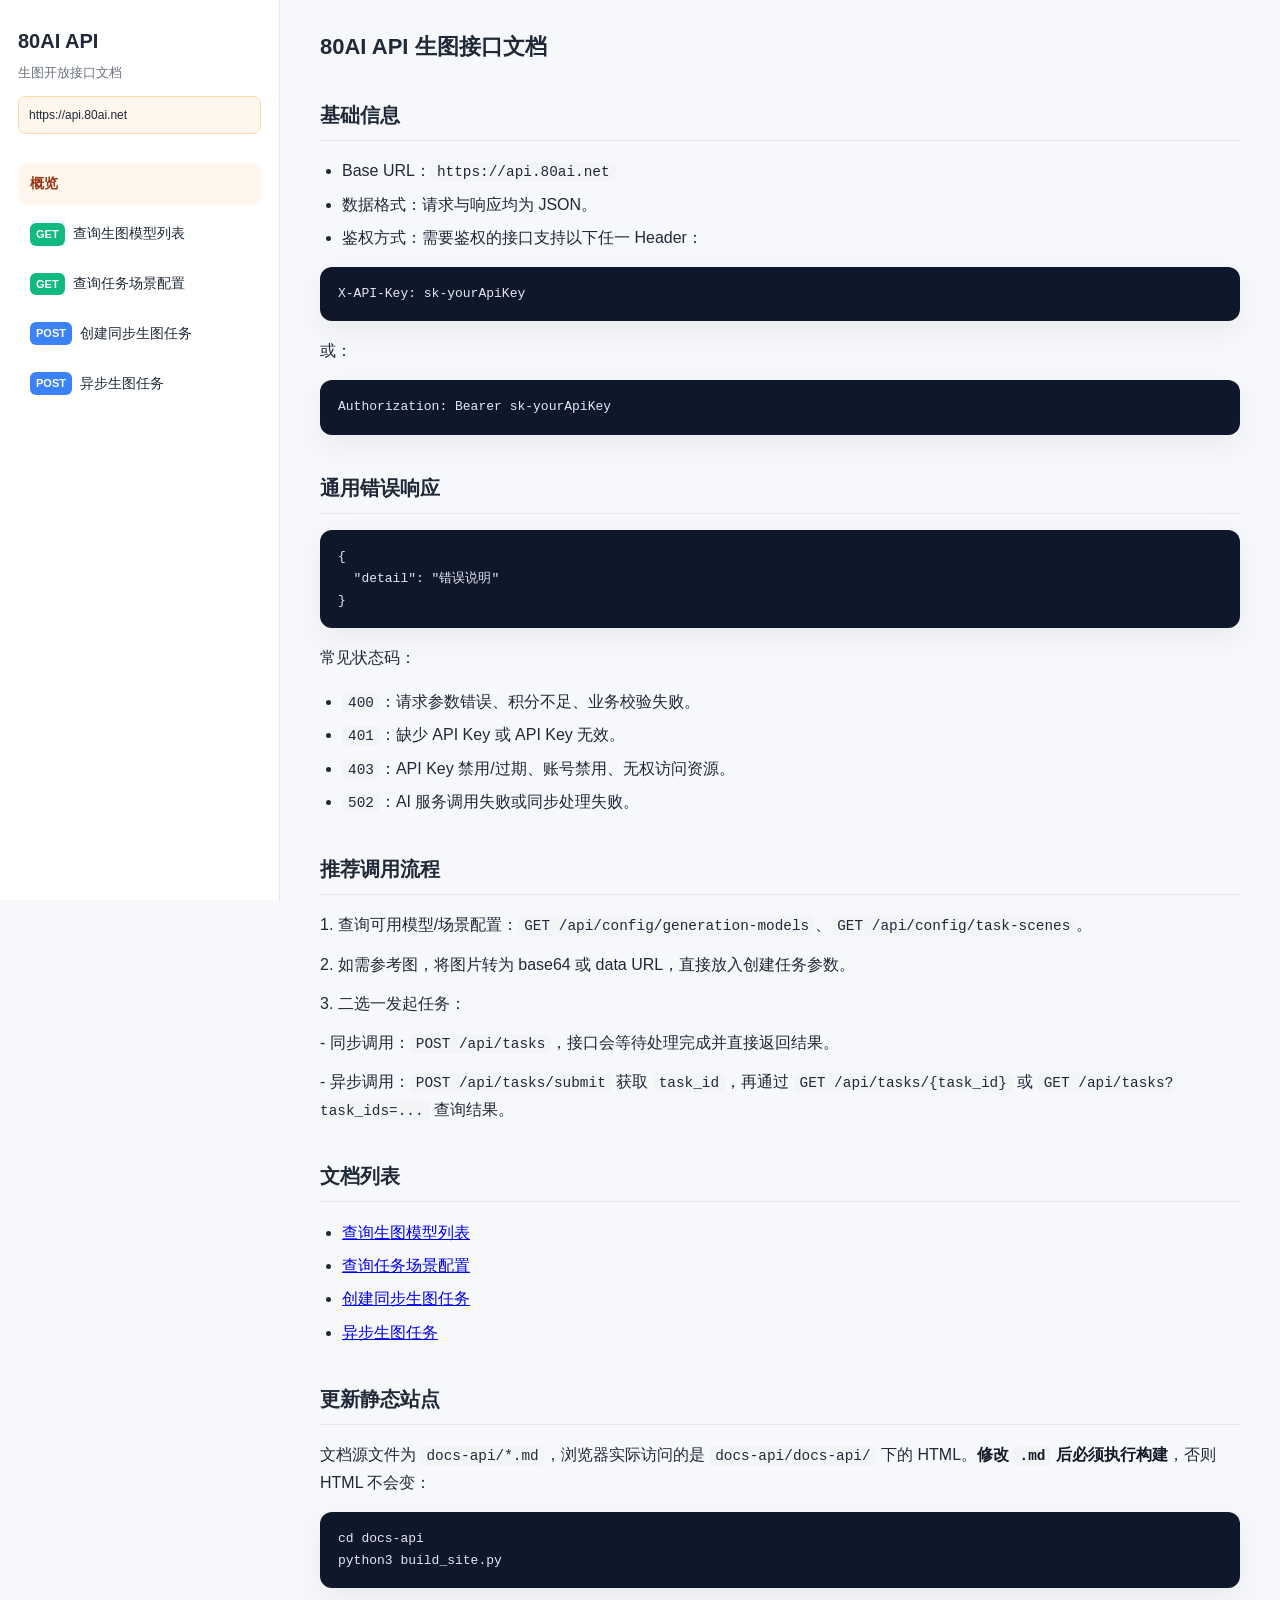
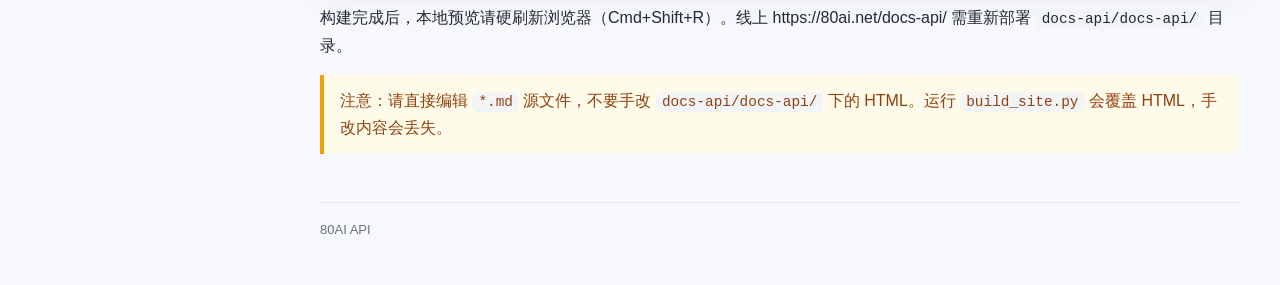
<file: docs-api/docs-api/index.html>
<!DOCTYPE html>
<html lang="zh-CN">
<head>
  <meta charset="UTF-8" />
  <meta name="viewport" content="width=device-width, initial-scale=1.0" />
  <base href="/docs-api/" />
  <title>80AI API 生图接口文档 · 80AI API 文档</title>
  <style>/* 80AI API docs */
:root {
  --bg: #f6f8fb;
  --panel: #ffffff;
  --text: #1f2937;
  --muted: #6b7280;
  --border: #e5e7eb;
  --accent: #f59e0b;
  --accent-soft: #fff7ed;
  --get: #10b981;
  --post: #3b82f6;
  --code-bg: #0f172a;
  --code-text: #e2e8f0;
  --radius: 12px;
  --shadow: 0 10px 30px rgba(15, 23, 42, 0.06);
}
* { box-sizing: border-box; }
body {
  margin: 0;
  font-family: -apple-system, BlinkMacSystemFont, "Segoe UI", "PingFang SC", "Microsoft YaHei", sans-serif;
  background: var(--bg);
  color: var(--text);
  line-height: 1.7;
}
.layout { display: flex; min-height: 100vh; }
.sidebar {
  width: 280px;
  flex-shrink: 0;
  background: var(--panel);
  border-right: 1px solid var(--border);
  padding: 24px 18px;
  position: sticky;
  top: 0;
  height: 100vh;
  overflow-y: auto;
}
a.brand {
  display: block;
  text-decoration: none;
  color: inherit;
  border-radius: 10px;
  margin: -4px -6px 0;
  padding: 4px 6px;
}
a.brand:hover { background: #f3f4f6; }
.brand-title { font-size: 20px; font-weight: 700; }
.brand-sub { color: var(--muted); font-size: 13px; margin-top: 4px; }
.brand-base {
  margin-top: 12px;
  padding: 8px 10px;
  background: var(--accent-soft);
  border: 1px solid #fed7aa;
  border-radius: 8px;
  font-size: 12px;
  word-break: break-all;
}
.nav { display: flex; flex-direction: column; gap: 6px; margin-top: 24px; }
.nav-link {
  display: flex;
  align-items: center;
  gap: 8px;
  padding: 10px 12px;
  border-radius: 10px;
  color: var(--text);
  text-decoration: none;
  font-size: 14px;
}
.nav-link:hover { background: #f3f4f6; }
.nav-link.active { background: var(--accent-soft); color: #9a3412; font-weight: 600; }
.method {
  font-size: 11px;
  font-weight: 700;
  padding: 2px 6px;
  border-radius: 6px;
  color: #fff;
  flex-shrink: 0;
}
.method.get, .page-method.get { background: var(--get); }
.method.post, .page-method.post { background: var(--post); }
.page-method {
  display: inline-block;
  font-size: 12px;
  font-weight: 700;
  padding: 4px 10px;
  border-radius: 8px;
  color: #fff;
  margin-bottom: 8px;
}
.content {
  flex: 1;
  min-width: 0;
  padding: 32px 40px 48px;
}
.page-title { margin: 0; font-size: 22px; line-height: 1.35; font-weight: 700; }
.doc { max-width: 920px; }
.doc h2 {
  font-size: 20px;
  margin-top: 36px;
  padding-bottom: 8px;
  border-bottom: 1px solid var(--border);
}
.doc h3 {
  font-size: 16px;
  font-weight: 600;
  margin-top: 24px;
  margin-bottom: 8px;
  color: var(--text);
}
.doc p { margin: 12px 0; }
.doc ul { padding-left: 22px; }
.doc li { margin: 6px 0; }
.doc blockquote {
  margin: 16px 0;
  padding: 12px 16px;
  background: #fffbeb;
  border-left: 4px solid var(--accent);
  border-radius: 0 8px 8px 0;
  color: #92400e;
}
.doc code {
  font-family: ui-monospace, SFMono-Regular, Menlo, Monaco, Consolas, monospace;
  font-size: 0.9em;
  background: #f3f4f6;
  padding: 2px 6px;
  border-radius: 6px;
}
.doc strong {
  font-weight: 700;
  color: #111827;
}
.doc table strong {
  font-weight: 700;
  color: #111827;
}
.doc table table {
  width: 100%;
  margin: 8px 0 12px;
  font-size: 13px;
  border: 1px solid var(--border);
  border-radius: 8px;
  overflow: hidden;
  table-layout: fixed;
}
.doc table table th,
.doc table table td {
  padding: 6px 10px;
  border-bottom: 1px solid var(--border);
  vertical-align: middle;
}
.doc table table th:first-child,
.doc table table td:first-child {
  width: 220px;
}
.doc table table td:first-child code {
  word-break: break-all;
  white-space: normal;
}
.doc table table th {
  background: #f3f4f6;
  font-weight: 600;
  white-space: nowrap;
}
.doc table table tr:last-child td,
.doc table table tr:last-child th {
  border-bottom: none;
}
.doc table ul {
  margin: 8px 0 0;
  padding-left: 20px;
}
.doc table li {
  margin: 4px 0;
}
.doc pre {
  background: var(--code-bg);
  color: var(--code-text);
  padding: 16px 18px;
  border-radius: var(--radius);
  overflow-x: auto;
  box-shadow: var(--shadow);
  margin: 16px 0;
}
.doc pre code { background: transparent; padding: 0; color: inherit; font-size: 13px; }
.table-wrap { overflow-x: auto; margin: 16px 0; }
.doc table {
  width: 100%;
  border-collapse: collapse;
  background: var(--panel);
  border: 1px solid var(--border);
  border-radius: var(--radius);
  overflow: hidden;
  font-size: 14px;
}
.doc th, .doc td {
  border-bottom: 1px solid var(--border);
  padding: 10px 12px;
  text-align: left;
  vertical-align: top;
}
.doc th { background: #f9fafb; font-weight: 600; }
.doc tr:last-child td { border-bottom: none; }
.footer {
  margin-top: 48px;
  padding-top: 16px;
  border-top: 1px solid var(--border);
  color: var(--muted);
  font-size: 13px;
}
@media (max-width: 900px) {
  .layout { flex-direction: column; }
  .sidebar {
    width: 100%;
    height: auto;
    position: relative;
    border-right: none;
    border-bottom: 1px solid var(--border);
  }
  .content { padding: 20px 16px 32px; }
}
</style>
</head>
<body>
  <div class="layout">
    <aside class="sidebar">
      <a class="brand" href="/docs-api/">
        <div class="brand-title">80AI API</div>
        <div class="brand-sub">生图开放接口文档</div>
        <div class="brand-base">https://api.80ai.net</div>
      </a>
      <nav class="nav" aria-label="文档导航"><a class="nav-link active" href="/docs-api/">概览</a><a class="nav-link" href="/docs-api/01-get-generation-models/"><span class="method get">GET</span><span>查询生图模型列表</span></a><a class="nav-link" href="/docs-api/02-get-task-scenes/"><span class="method get">GET</span><span>查询任务场景配置</span></a><a class="nav-link" href="/docs-api/03-create-task/"><span class="method post">POST</span><span>创建同步生图任务</span></a><a class="nav-link" href="/docs-api/04-async-task/"><span class="method post">POST</span><span>异步生图任务</span></a></nav>
    </aside>
    <main class="content">
      <header class="page-header">
        
        <h3 class="page-title">80AI API 生图接口文档</h3>
      </header>
      <article class="doc"><h2 id="基础信息">基础信息</h2>
<ul>
<li>Base URL：<code>https://api.80ai.net</code></li>
<li>数据格式：请求与响应均为 JSON。</li>
<li>鉴权方式：需要鉴权的接口支持以下任一 Header：</li>
</ul>
<pre><code class="language-http">X-API-Key: sk-yourApiKey</code></pre>
<p>或：</p>
<pre><code class="language-http">Authorization: Bearer sk-yourApiKey</code></pre>
<h2 id="通用错误响应">通用错误响应</h2>
<pre><code class="language-json">{
  &quot;detail&quot;: &quot;错误说明&quot;
}</code></pre>
<p>常见状态码：</p>
<ul>
<li><code>400</code>：请求参数错误、积分不足、业务校验失败。</li>
<li><code>401</code>：缺少 API Key 或 API Key 无效。</li>
<li><code>403</code>：API Key 禁用/过期、账号禁用、无权访问资源。</li>
<li><code>502</code>：AI 服务调用失败或同步处理失败。</li>
</ul>
<h2 id="推荐调用流程">推荐调用流程</h2>
<p>1. 查询可用模型/场景配置：<code>GET /api/config/generation-models</code>、<code>GET /api/config/task-scenes</code>。</p>
<p>2. 如需参考图，将图片转为 base64 或 data URL，直接放入创建任务参数。</p>
<p>3. 二选一发起任务：</p>
<p>- 同步调用：<code>POST /api/tasks</code>，接口会等待处理完成并直接返回结果。</p>
<p>- 异步调用：<code>POST /api/tasks/submit</code> 获取 <code>task_id</code>，再通过 <code>GET /api/tasks/{task_id}</code> 或 <code>GET /api/tasks?task_ids=...</code> 查询结果。</p>
<h2 id="文档列表">文档列表</h2>
<ul>
<li><a href="/docs-api/01-get-generation-models/">查询生图模型列表</a></li>
<li><a href="/docs-api/02-get-task-scenes/">查询任务场景配置</a></li>
<li><a href="/docs-api/03-create-task/">创建同步生图任务</a></li>
<li><a href="/docs-api/04-async-task/">异步生图任务</a></li>
</ul>
<h2 id="更新静态站点">更新静态站点</h2>
<p>文档源文件为 <code>docs-api/*.md</code>，浏览器实际访问的是 <code>docs-api/docs-api/</code> 下的 HTML。<strong>修改 <code>.md</code> 后必须执行构建</strong>，否则 HTML 不会变：</p>
<pre><code class="language-bash">cd docs-api
python3 build_site.py</code></pre>
<p>构建完成后，本地预览请硬刷新浏览器（Cmd+Shift+R）。线上 https://80ai.net/docs-api/ 需重新部署 <code>docs-api/docs-api/</code> 目录。</p>
<blockquote>注意：请直接编辑 <code>*.md</code> 源文件，不要手改 <code>docs-api/docs-api/</code> 下的 HTML。运行 <code>build_site.py</code> 会覆盖 HTML，手改内容会丢失。</blockquote></article>
      <footer class="footer">80AI API</footer>
    </main>
  </div>
  <script>document.querySelectorAll('.doc h2, .doc h3').forEach((heading) => {
  if (heading.id) return;
  const text = heading.textContent || '';
  const id = text.trim().toLowerCase().replace(/\s+/g, '-').replace(/[^\w\u4e00-\u9fff-]/g, '');
  if (id) heading.id = id;
});
</script>
</body>
</html>
</file>
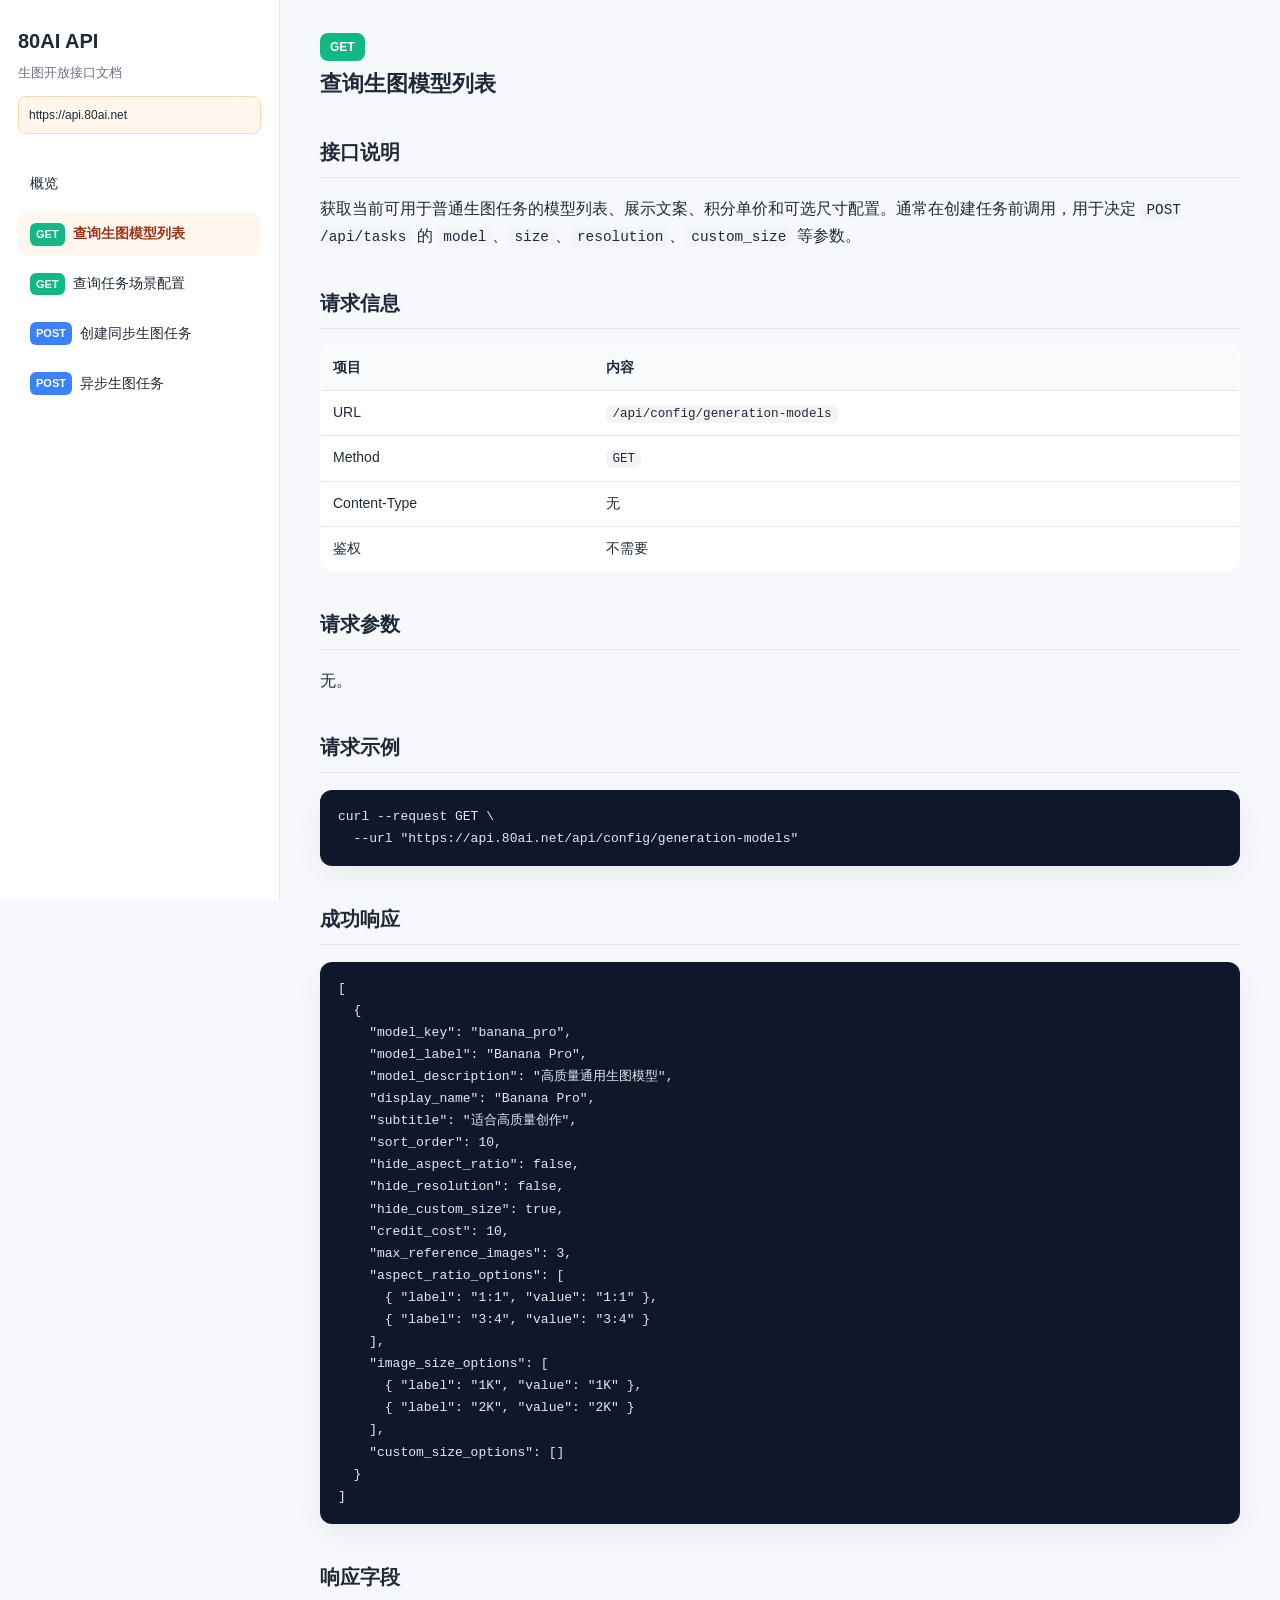
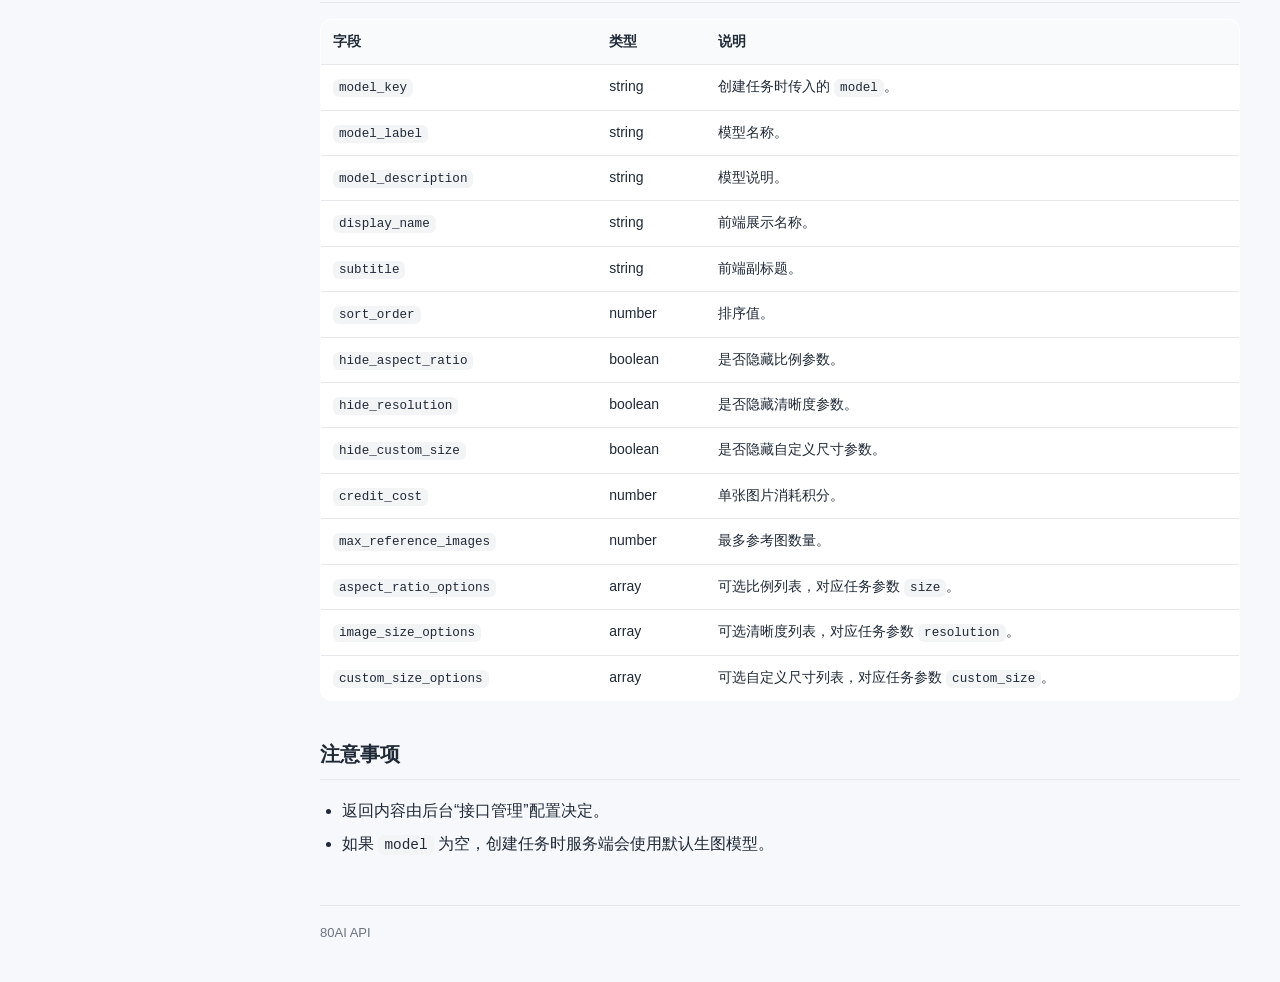
<file: docs-api/docs-api/01-get-generation-models/index.html>
<!DOCTYPE html>
<html lang="zh-CN">
<head>
  <meta charset="UTF-8" />
  <meta name="viewport" content="width=device-width, initial-scale=1.0" />
  <base href="/docs-api/" />
  <title>查询生图模型列表 · 80AI API 文档</title>
  <style>/* 80AI API docs */
:root {
  --bg: #f6f8fb;
  --panel: #ffffff;
  --text: #1f2937;
  --muted: #6b7280;
  --border: #e5e7eb;
  --accent: #f59e0b;
  --accent-soft: #fff7ed;
  --get: #10b981;
  --post: #3b82f6;
  --code-bg: #0f172a;
  --code-text: #e2e8f0;
  --radius: 12px;
  --shadow: 0 10px 30px rgba(15, 23, 42, 0.06);
}
* { box-sizing: border-box; }
body {
  margin: 0;
  font-family: -apple-system, BlinkMacSystemFont, "Segoe UI", "PingFang SC", "Microsoft YaHei", sans-serif;
  background: var(--bg);
  color: var(--text);
  line-height: 1.7;
}
.layout { display: flex; min-height: 100vh; }
.sidebar {
  width: 280px;
  flex-shrink: 0;
  background: var(--panel);
  border-right: 1px solid var(--border);
  padding: 24px 18px;
  position: sticky;
  top: 0;
  height: 100vh;
  overflow-y: auto;
}
a.brand {
  display: block;
  text-decoration: none;
  color: inherit;
  border-radius: 10px;
  margin: -4px -6px 0;
  padding: 4px 6px;
}
a.brand:hover { background: #f3f4f6; }
.brand-title { font-size: 20px; font-weight: 700; }
.brand-sub { color: var(--muted); font-size: 13px; margin-top: 4px; }
.brand-base {
  margin-top: 12px;
  padding: 8px 10px;
  background: var(--accent-soft);
  border: 1px solid #fed7aa;
  border-radius: 8px;
  font-size: 12px;
  word-break: break-all;
}
.nav { display: flex; flex-direction: column; gap: 6px; margin-top: 24px; }
.nav-link {
  display: flex;
  align-items: center;
  gap: 8px;
  padding: 10px 12px;
  border-radius: 10px;
  color: var(--text);
  text-decoration: none;
  font-size: 14px;
}
.nav-link:hover { background: #f3f4f6; }
.nav-link.active { background: var(--accent-soft); color: #9a3412; font-weight: 600; }
.method {
  font-size: 11px;
  font-weight: 700;
  padding: 2px 6px;
  border-radius: 6px;
  color: #fff;
  flex-shrink: 0;
}
.method.get, .page-method.get { background: var(--get); }
.method.post, .page-method.post { background: var(--post); }
.page-method {
  display: inline-block;
  font-size: 12px;
  font-weight: 700;
  padding: 4px 10px;
  border-radius: 8px;
  color: #fff;
  margin-bottom: 8px;
}
.content {
  flex: 1;
  min-width: 0;
  padding: 32px 40px 48px;
}
.page-title { margin: 0; font-size: 22px; line-height: 1.35; font-weight: 700; }
.doc { max-width: 920px; }
.doc h2 {
  font-size: 20px;
  margin-top: 36px;
  padding-bottom: 8px;
  border-bottom: 1px solid var(--border);
}
.doc h3 {
  font-size: 16px;
  font-weight: 600;
  margin-top: 24px;
  margin-bottom: 8px;
  color: var(--text);
}
.doc p { margin: 12px 0; }
.doc ul { padding-left: 22px; }
.doc li { margin: 6px 0; }
.doc blockquote {
  margin: 16px 0;
  padding: 12px 16px;
  background: #fffbeb;
  border-left: 4px solid var(--accent);
  border-radius: 0 8px 8px 0;
  color: #92400e;
}
.doc code {
  font-family: ui-monospace, SFMono-Regular, Menlo, Monaco, Consolas, monospace;
  font-size: 0.9em;
  background: #f3f4f6;
  padding: 2px 6px;
  border-radius: 6px;
}
.doc strong {
  font-weight: 700;
  color: #111827;
}
.doc table strong {
  font-weight: 700;
  color: #111827;
}
.doc table table {
  width: 100%;
  margin: 8px 0 12px;
  font-size: 13px;
  border: 1px solid var(--border);
  border-radius: 8px;
  overflow: hidden;
  table-layout: fixed;
}
.doc table table th,
.doc table table td {
  padding: 6px 10px;
  border-bottom: 1px solid var(--border);
  vertical-align: middle;
}
.doc table table th:first-child,
.doc table table td:first-child {
  width: 220px;
}
.doc table table td:first-child code {
  word-break: break-all;
  white-space: normal;
}
.doc table table th {
  background: #f3f4f6;
  font-weight: 600;
  white-space: nowrap;
}
.doc table table tr:last-child td,
.doc table table tr:last-child th {
  border-bottom: none;
}
.doc table ul {
  margin: 8px 0 0;
  padding-left: 20px;
}
.doc table li {
  margin: 4px 0;
}
.doc pre {
  background: var(--code-bg);
  color: var(--code-text);
  padding: 16px 18px;
  border-radius: var(--radius);
  overflow-x: auto;
  box-shadow: var(--shadow);
  margin: 16px 0;
}
.doc pre code { background: transparent; padding: 0; color: inherit; font-size: 13px; }
.table-wrap { overflow-x: auto; margin: 16px 0; }
.doc table {
  width: 100%;
  border-collapse: collapse;
  background: var(--panel);
  border: 1px solid var(--border);
  border-radius: var(--radius);
  overflow: hidden;
  font-size: 14px;
}
.doc th, .doc td {
  border-bottom: 1px solid var(--border);
  padding: 10px 12px;
  text-align: left;
  vertical-align: top;
}
.doc th { background: #f9fafb; font-weight: 600; }
.doc tr:last-child td { border-bottom: none; }
.footer {
  margin-top: 48px;
  padding-top: 16px;
  border-top: 1px solid var(--border);
  color: var(--muted);
  font-size: 13px;
}
@media (max-width: 900px) {
  .layout { flex-direction: column; }
  .sidebar {
    width: 100%;
    height: auto;
    position: relative;
    border-right: none;
    border-bottom: 1px solid var(--border);
  }
  .content { padding: 20px 16px 32px; }
}
</style>
</head>
<body>
  <div class="layout">
    <aside class="sidebar">
      <a class="brand" href="/docs-api/">
        <div class="brand-title">80AI API</div>
        <div class="brand-sub">生图开放接口文档</div>
        <div class="brand-base">https://api.80ai.net</div>
      </a>
      <nav class="nav" aria-label="文档导航"><a class="nav-link" href="/docs-api/">概览</a><a class="nav-link active" href="/docs-api/01-get-generation-models/"><span class="method get">GET</span><span>查询生图模型列表</span></a><a class="nav-link" href="/docs-api/02-get-task-scenes/"><span class="method get">GET</span><span>查询任务场景配置</span></a><a class="nav-link" href="/docs-api/03-create-task/"><span class="method post">POST</span><span>创建同步生图任务</span></a><a class="nav-link" href="/docs-api/04-async-task/"><span class="method post">POST</span><span>异步生图任务</span></a></nav>
    </aside>
    <main class="content">
      <header class="page-header">
        <span class="page-method get">GET</span>
        <h3 class="page-title">查询生图模型列表</h3>
      </header>
      <article class="doc"><h2 id="接口说明">接口说明</h2>
<p>获取当前可用于普通生图任务的模型列表、展示文案、积分单价和可选尺寸配置。通常在创建任务前调用，用于决定 <code>POST /api/tasks</code> 的 <code>model</code>、<code>size</code>、<code>resolution</code>、<code>custom_size</code> 等参数。</p>
<h2 id="请求信息">请求信息</h2>
<div class="table-wrap"><table><thead><tr><th>项目</th><th>内容</th></tr></thead><tbody><tr><td>URL</td><td><code>/api/config/generation-models</code></td></tr><tr><td>Method</td><td><code>GET</code></td></tr><tr><td>Content-Type</td><td>无</td></tr><tr><td>鉴权</td><td>不需要</td></tr></tbody></table></div>
<h2 id="请求参数">请求参数</h2>
<p>无。</p>
<h2 id="请求示例">请求示例</h2>
<pre><code class="language-bash">curl --request GET \
  --url &quot;https://api.80ai.net/api/config/generation-models&quot;</code></pre>
<h2 id="成功响应">成功响应</h2>
<pre><code class="language-json">[
  {
    &quot;model_key&quot;: &quot;banana_pro&quot;,
    &quot;model_label&quot;: &quot;Banana Pro&quot;,
    &quot;model_description&quot;: &quot;高质量通用生图模型&quot;,
    &quot;display_name&quot;: &quot;Banana Pro&quot;,
    &quot;subtitle&quot;: &quot;适合高质量创作&quot;,
    &quot;sort_order&quot;: 10,
    &quot;hide_aspect_ratio&quot;: false,
    &quot;hide_resolution&quot;: false,
    &quot;hide_custom_size&quot;: true,
    &quot;credit_cost&quot;: 10,
    &quot;max_reference_images&quot;: 3,
    &quot;aspect_ratio_options&quot;: [
      { &quot;label&quot;: &quot;1:1&quot;, &quot;value&quot;: &quot;1:1&quot; },
      { &quot;label&quot;: &quot;3:4&quot;, &quot;value&quot;: &quot;3:4&quot; }
    ],
    &quot;image_size_options&quot;: [
      { &quot;label&quot;: &quot;1K&quot;, &quot;value&quot;: &quot;1K&quot; },
      { &quot;label&quot;: &quot;2K&quot;, &quot;value&quot;: &quot;2K&quot; }
    ],
    &quot;custom_size_options&quot;: []
  }
]</code></pre>
<h2 id="响应字段">响应字段</h2>
<div class="table-wrap"><table><thead><tr><th>字段</th><th>类型</th><th>说明</th></tr></thead><tbody><tr><td><code>model_key</code></td><td>string</td><td>创建任务时传入的 <code>model</code>。</td></tr><tr><td><code>model_label</code></td><td>string</td><td>模型名称。</td></tr><tr><td><code>model_description</code></td><td>string</td><td>模型说明。</td></tr><tr><td><code>display_name</code></td><td>string</td><td>前端展示名称。</td></tr><tr><td><code>subtitle</code></td><td>string</td><td>前端副标题。</td></tr><tr><td><code>sort_order</code></td><td>number</td><td>排序值。</td></tr><tr><td><code>hide_aspect_ratio</code></td><td>boolean</td><td>是否隐藏比例参数。</td></tr><tr><td><code>hide_resolution</code></td><td>boolean</td><td>是否隐藏清晰度参数。</td></tr><tr><td><code>hide_custom_size</code></td><td>boolean</td><td>是否隐藏自定义尺寸参数。</td></tr><tr><td><code>credit_cost</code></td><td>number</td><td>单张图片消耗积分。</td></tr><tr><td><code>max_reference_images</code></td><td>number</td><td>最多参考图数量。</td></tr><tr><td><code>aspect_ratio_options</code></td><td>array</td><td>可选比例列表，对应任务参数 <code>size</code>。</td></tr><tr><td><code>image_size_options</code></td><td>array</td><td>可选清晰度列表，对应任务参数 <code>resolution</code>。</td></tr><tr><td><code>custom_size_options</code></td><td>array</td><td>可选自定义尺寸列表，对应任务参数 <code>custom_size</code>。</td></tr></tbody></table></div>
<h2 id="注意事项">注意事项</h2>
<ul>
<li>返回内容由后台“接口管理”配置决定。</li>
<li>如果 <code>model</code> 为空，创建任务时服务端会使用默认生图模型。</li>
</ul></article>
      <footer class="footer">80AI API</footer>
    </main>
  </div>
  <script>document.querySelectorAll('.doc h2, .doc h3').forEach((heading) => {
  if (heading.id) return;
  const text = heading.textContent || '';
  const id = text.trim().toLowerCase().replace(/\s+/g, '-').replace(/[^\w\u4e00-\u9fff-]/g, '');
  if (id) heading.id = id;
});
</script>
</body>
</html>
</file>
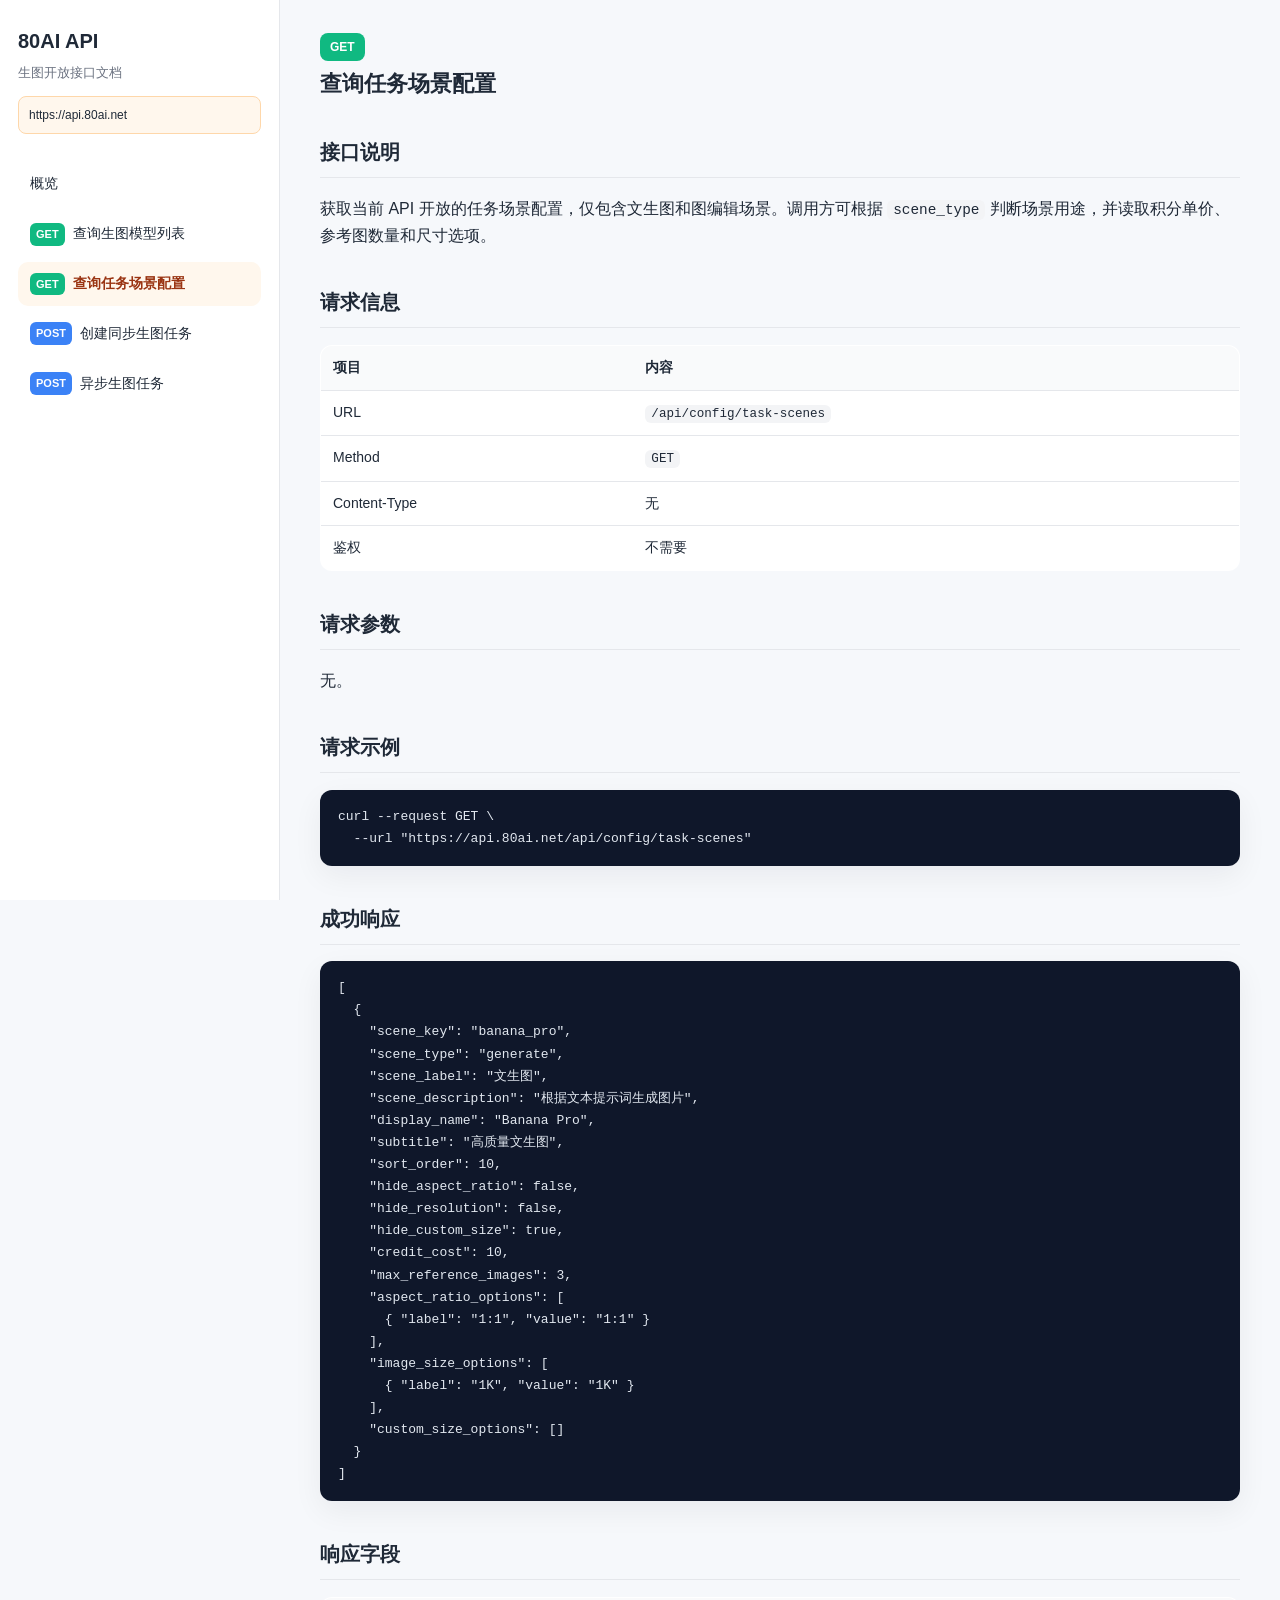
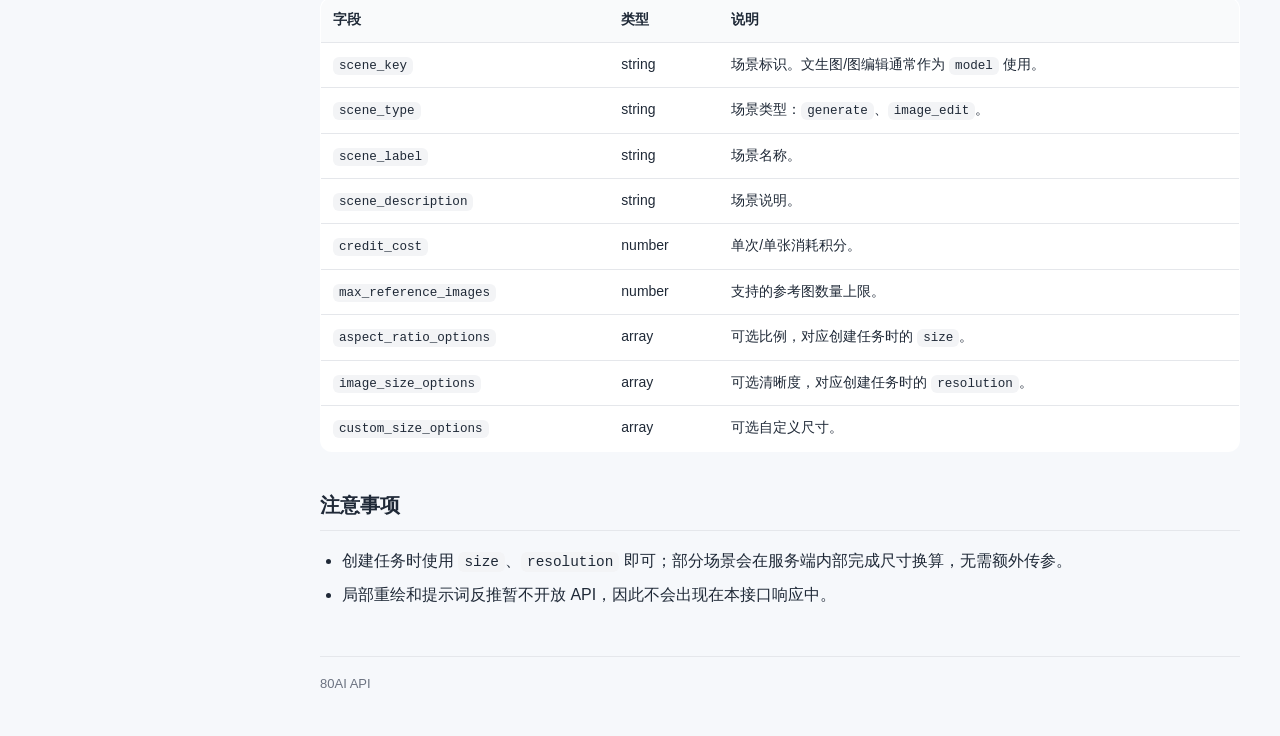
<file: docs-api/docs-api/02-get-task-scenes/index.html>
<!DOCTYPE html>
<html lang="zh-CN">
<head>
  <meta charset="UTF-8" />
  <meta name="viewport" content="width=device-width, initial-scale=1.0" />
  <base href="/docs-api/" />
  <title>查询任务场景配置 · 80AI API 文档</title>
  <style>/* 80AI API docs */
:root {
  --bg: #f6f8fb;
  --panel: #ffffff;
  --text: #1f2937;
  --muted: #6b7280;
  --border: #e5e7eb;
  --accent: #f59e0b;
  --accent-soft: #fff7ed;
  --get: #10b981;
  --post: #3b82f6;
  --code-bg: #0f172a;
  --code-text: #e2e8f0;
  --radius: 12px;
  --shadow: 0 10px 30px rgba(15, 23, 42, 0.06);
}
* { box-sizing: border-box; }
body {
  margin: 0;
  font-family: -apple-system, BlinkMacSystemFont, "Segoe UI", "PingFang SC", "Microsoft YaHei", sans-serif;
  background: var(--bg);
  color: var(--text);
  line-height: 1.7;
}
.layout { display: flex; min-height: 100vh; }
.sidebar {
  width: 280px;
  flex-shrink: 0;
  background: var(--panel);
  border-right: 1px solid var(--border);
  padding: 24px 18px;
  position: sticky;
  top: 0;
  height: 100vh;
  overflow-y: auto;
}
a.brand {
  display: block;
  text-decoration: none;
  color: inherit;
  border-radius: 10px;
  margin: -4px -6px 0;
  padding: 4px 6px;
}
a.brand:hover { background: #f3f4f6; }
.brand-title { font-size: 20px; font-weight: 700; }
.brand-sub { color: var(--muted); font-size: 13px; margin-top: 4px; }
.brand-base {
  margin-top: 12px;
  padding: 8px 10px;
  background: var(--accent-soft);
  border: 1px solid #fed7aa;
  border-radius: 8px;
  font-size: 12px;
  word-break: break-all;
}
.nav { display: flex; flex-direction: column; gap: 6px; margin-top: 24px; }
.nav-link {
  display: flex;
  align-items: center;
  gap: 8px;
  padding: 10px 12px;
  border-radius: 10px;
  color: var(--text);
  text-decoration: none;
  font-size: 14px;
}
.nav-link:hover { background: #f3f4f6; }
.nav-link.active { background: var(--accent-soft); color: #9a3412; font-weight: 600; }
.method {
  font-size: 11px;
  font-weight: 700;
  padding: 2px 6px;
  border-radius: 6px;
  color: #fff;
  flex-shrink: 0;
}
.method.get, .page-method.get { background: var(--get); }
.method.post, .page-method.post { background: var(--post); }
.page-method {
  display: inline-block;
  font-size: 12px;
  font-weight: 700;
  padding: 4px 10px;
  border-radius: 8px;
  color: #fff;
  margin-bottom: 8px;
}
.content {
  flex: 1;
  min-width: 0;
  padding: 32px 40px 48px;
}
.page-title { margin: 0; font-size: 22px; line-height: 1.35; font-weight: 700; }
.doc { max-width: 920px; }
.doc h2 {
  font-size: 20px;
  margin-top: 36px;
  padding-bottom: 8px;
  border-bottom: 1px solid var(--border);
}
.doc h3 {
  font-size: 16px;
  font-weight: 600;
  margin-top: 24px;
  margin-bottom: 8px;
  color: var(--text);
}
.doc p { margin: 12px 0; }
.doc ul { padding-left: 22px; }
.doc li { margin: 6px 0; }
.doc blockquote {
  margin: 16px 0;
  padding: 12px 16px;
  background: #fffbeb;
  border-left: 4px solid var(--accent);
  border-radius: 0 8px 8px 0;
  color: #92400e;
}
.doc code {
  font-family: ui-monospace, SFMono-Regular, Menlo, Monaco, Consolas, monospace;
  font-size: 0.9em;
  background: #f3f4f6;
  padding: 2px 6px;
  border-radius: 6px;
}
.doc strong {
  font-weight: 700;
  color: #111827;
}
.doc table strong {
  font-weight: 700;
  color: #111827;
}
.doc table table {
  width: 100%;
  margin: 8px 0 12px;
  font-size: 13px;
  border: 1px solid var(--border);
  border-radius: 8px;
  overflow: hidden;
  table-layout: fixed;
}
.doc table table th,
.doc table table td {
  padding: 6px 10px;
  border-bottom: 1px solid var(--border);
  vertical-align: middle;
}
.doc table table th:first-child,
.doc table table td:first-child {
  width: 220px;
}
.doc table table td:first-child code {
  word-break: break-all;
  white-space: normal;
}
.doc table table th {
  background: #f3f4f6;
  font-weight: 600;
  white-space: nowrap;
}
.doc table table tr:last-child td,
.doc table table tr:last-child th {
  border-bottom: none;
}
.doc table ul {
  margin: 8px 0 0;
  padding-left: 20px;
}
.doc table li {
  margin: 4px 0;
}
.doc pre {
  background: var(--code-bg);
  color: var(--code-text);
  padding: 16px 18px;
  border-radius: var(--radius);
  overflow-x: auto;
  box-shadow: var(--shadow);
  margin: 16px 0;
}
.doc pre code { background: transparent; padding: 0; color: inherit; font-size: 13px; }
.table-wrap { overflow-x: auto; margin: 16px 0; }
.doc table {
  width: 100%;
  border-collapse: collapse;
  background: var(--panel);
  border: 1px solid var(--border);
  border-radius: var(--radius);
  overflow: hidden;
  font-size: 14px;
}
.doc th, .doc td {
  border-bottom: 1px solid var(--border);
  padding: 10px 12px;
  text-align: left;
  vertical-align: top;
}
.doc th { background: #f9fafb; font-weight: 600; }
.doc tr:last-child td { border-bottom: none; }
.footer {
  margin-top: 48px;
  padding-top: 16px;
  border-top: 1px solid var(--border);
  color: var(--muted);
  font-size: 13px;
}
@media (max-width: 900px) {
  .layout { flex-direction: column; }
  .sidebar {
    width: 100%;
    height: auto;
    position: relative;
    border-right: none;
    border-bottom: 1px solid var(--border);
  }
  .content { padding: 20px 16px 32px; }
}
</style>
</head>
<body>
  <div class="layout">
    <aside class="sidebar">
      <a class="brand" href="/docs-api/">
        <div class="brand-title">80AI API</div>
        <div class="brand-sub">生图开放接口文档</div>
        <div class="brand-base">https://api.80ai.net</div>
      </a>
      <nav class="nav" aria-label="文档导航"><a class="nav-link" href="/docs-api/">概览</a><a class="nav-link" href="/docs-api/01-get-generation-models/"><span class="method get">GET</span><span>查询生图模型列表</span></a><a class="nav-link active" href="/docs-api/02-get-task-scenes/"><span class="method get">GET</span><span>查询任务场景配置</span></a><a class="nav-link" href="/docs-api/03-create-task/"><span class="method post">POST</span><span>创建同步生图任务</span></a><a class="nav-link" href="/docs-api/04-async-task/"><span class="method post">POST</span><span>异步生图任务</span></a></nav>
    </aside>
    <main class="content">
      <header class="page-header">
        <span class="page-method get">GET</span>
        <h3 class="page-title">查询任务场景配置</h3>
      </header>
      <article class="doc"><h2 id="接口说明">接口说明</h2>
<p>获取当前 API 开放的任务场景配置，仅包含文生图和图编辑场景。调用方可根据 <code>scene_type</code> 判断场景用途，并读取积分单价、参考图数量和尺寸选项。</p>
<h2 id="请求信息">请求信息</h2>
<div class="table-wrap"><table><thead><tr><th>项目</th><th>内容</th></tr></thead><tbody><tr><td>URL</td><td><code>/api/config/task-scenes</code></td></tr><tr><td>Method</td><td><code>GET</code></td></tr><tr><td>Content-Type</td><td>无</td></tr><tr><td>鉴权</td><td>不需要</td></tr></tbody></table></div>
<h2 id="请求参数">请求参数</h2>
<p>无。</p>
<h2 id="请求示例">请求示例</h2>
<pre><code class="language-bash">curl --request GET \
  --url &quot;https://api.80ai.net/api/config/task-scenes&quot;</code></pre>
<h2 id="成功响应">成功响应</h2>
<pre><code class="language-json">[
  {
    &quot;scene_key&quot;: &quot;banana_pro&quot;,
    &quot;scene_type&quot;: &quot;generate&quot;,
    &quot;scene_label&quot;: &quot;文生图&quot;,
    &quot;scene_description&quot;: &quot;根据文本提示词生成图片&quot;,
    &quot;display_name&quot;: &quot;Banana Pro&quot;,
    &quot;subtitle&quot;: &quot;高质量文生图&quot;,
    &quot;sort_order&quot;: 10,
    &quot;hide_aspect_ratio&quot;: false,
    &quot;hide_resolution&quot;: false,
    &quot;hide_custom_size&quot;: true,
    &quot;credit_cost&quot;: 10,
    &quot;max_reference_images&quot;: 3,
    &quot;aspect_ratio_options&quot;: [
      { &quot;label&quot;: &quot;1:1&quot;, &quot;value&quot;: &quot;1:1&quot; }
    ],
    &quot;image_size_options&quot;: [
      { &quot;label&quot;: &quot;1K&quot;, &quot;value&quot;: &quot;1K&quot; }
    ],
    &quot;custom_size_options&quot;: []
  }
]</code></pre>
<h2 id="响应字段">响应字段</h2>
<div class="table-wrap"><table><thead><tr><th>字段</th><th>类型</th><th>说明</th></tr></thead><tbody><tr><td><code>scene_key</code></td><td>string</td><td>场景标识。文生图/图编辑通常作为 <code>model</code> 使用。</td></tr><tr><td><code>scene_type</code></td><td>string</td><td>场景类型：<code>generate</code>、<code>image_edit</code>。</td></tr><tr><td><code>scene_label</code></td><td>string</td><td>场景名称。</td></tr><tr><td><code>scene_description</code></td><td>string</td><td>场景说明。</td></tr><tr><td><code>credit_cost</code></td><td>number</td><td>单次/单张消耗积分。</td></tr><tr><td><code>max_reference_images</code></td><td>number</td><td>支持的参考图数量上限。</td></tr><tr><td><code>aspect_ratio_options</code></td><td>array</td><td>可选比例，对应创建任务时的 <code>size</code>。</td></tr><tr><td><code>image_size_options</code></td><td>array</td><td>可选清晰度，对应创建任务时的 <code>resolution</code>。</td></tr><tr><td><code>custom_size_options</code></td><td>array</td><td>可选自定义尺寸。</td></tr></tbody></table></div>
<h2 id="注意事项">注意事项</h2>
<ul>
<li>创建任务时使用 <code>size</code>、<code>resolution</code> 即可；部分场景会在服务端内部完成尺寸换算，无需额外传参。</li>
<li>局部重绘和提示词反推暂不开放 API，因此不会出现在本接口响应中。</li>
</ul></article>
      <footer class="footer">80AI API</footer>
    </main>
  </div>
  <script>document.querySelectorAll('.doc h2, .doc h3').forEach((heading) => {
  if (heading.id) return;
  const text = heading.textContent || '';
  const id = text.trim().toLowerCase().replace(/\s+/g, '-').replace(/[^\w\u4e00-\u9fff-]/g, '');
  if (id) heading.id = id;
});
</script>
</body>
</html>
</file>
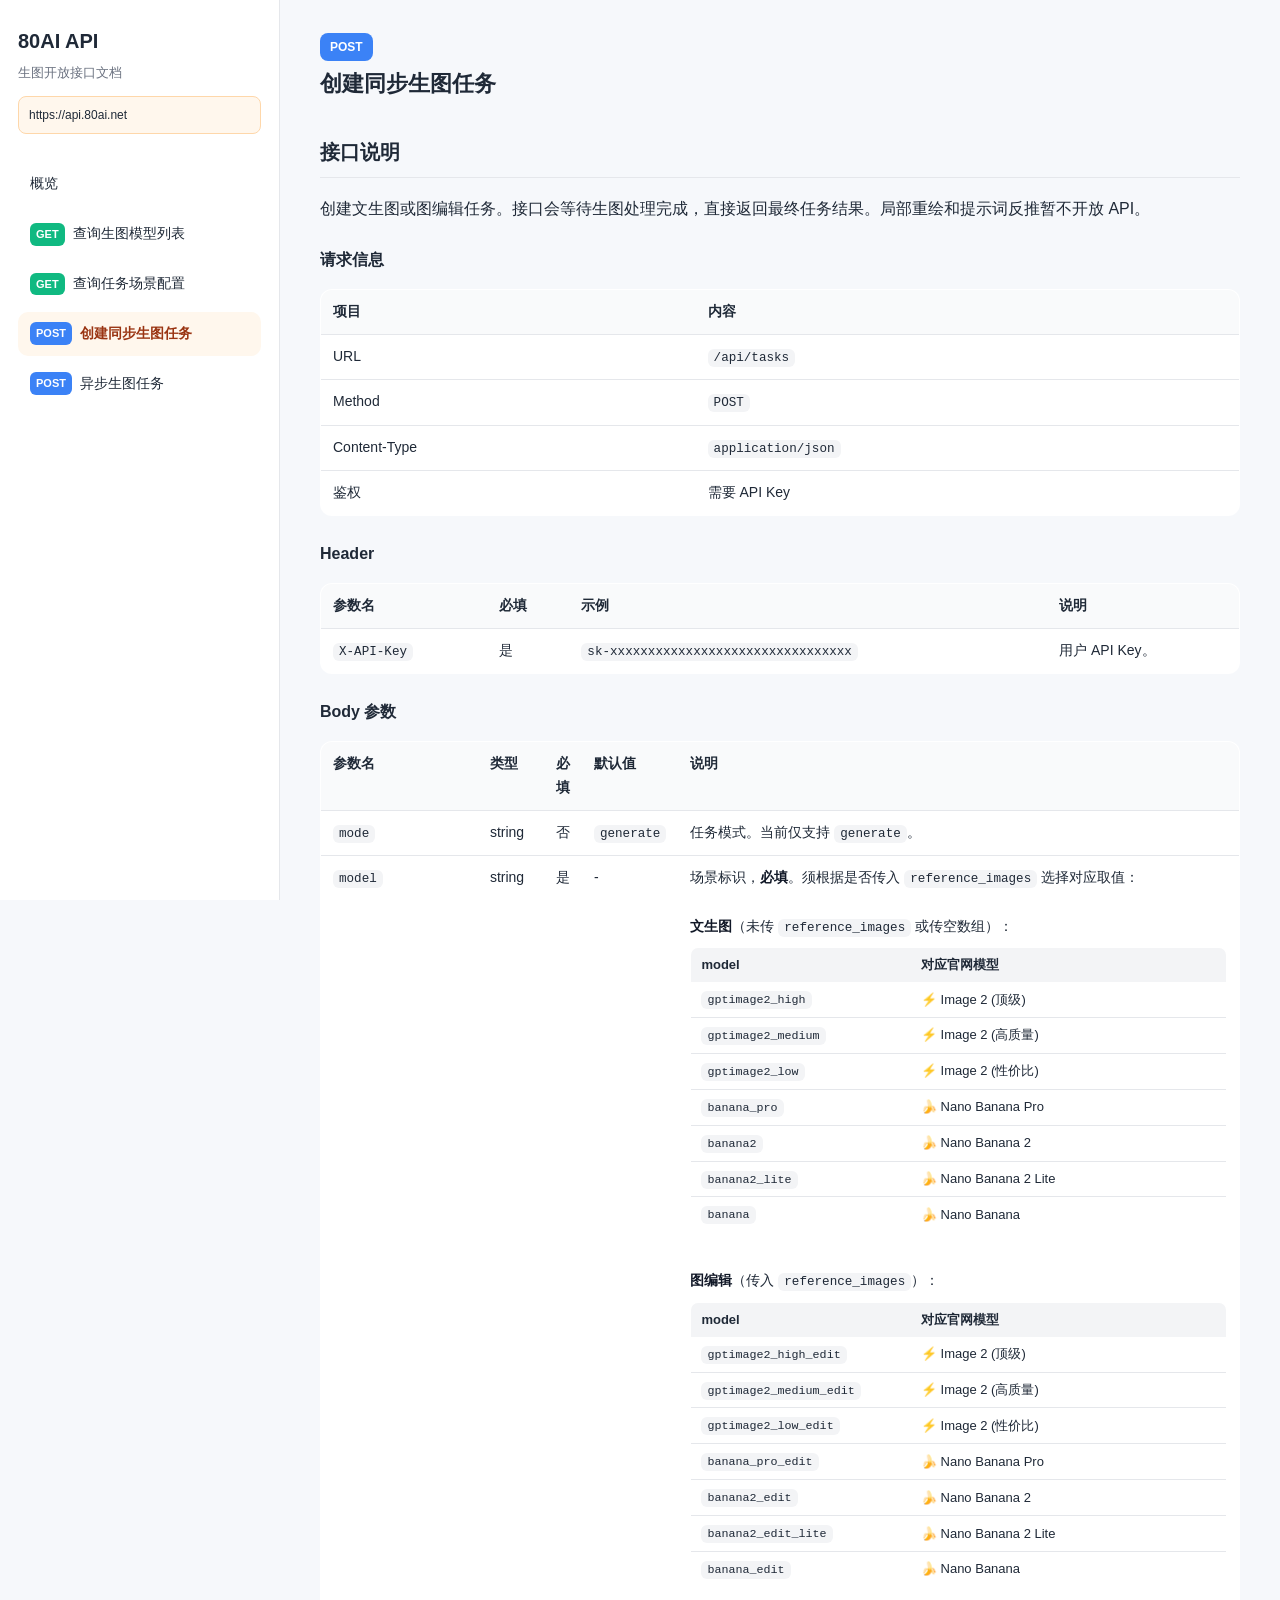
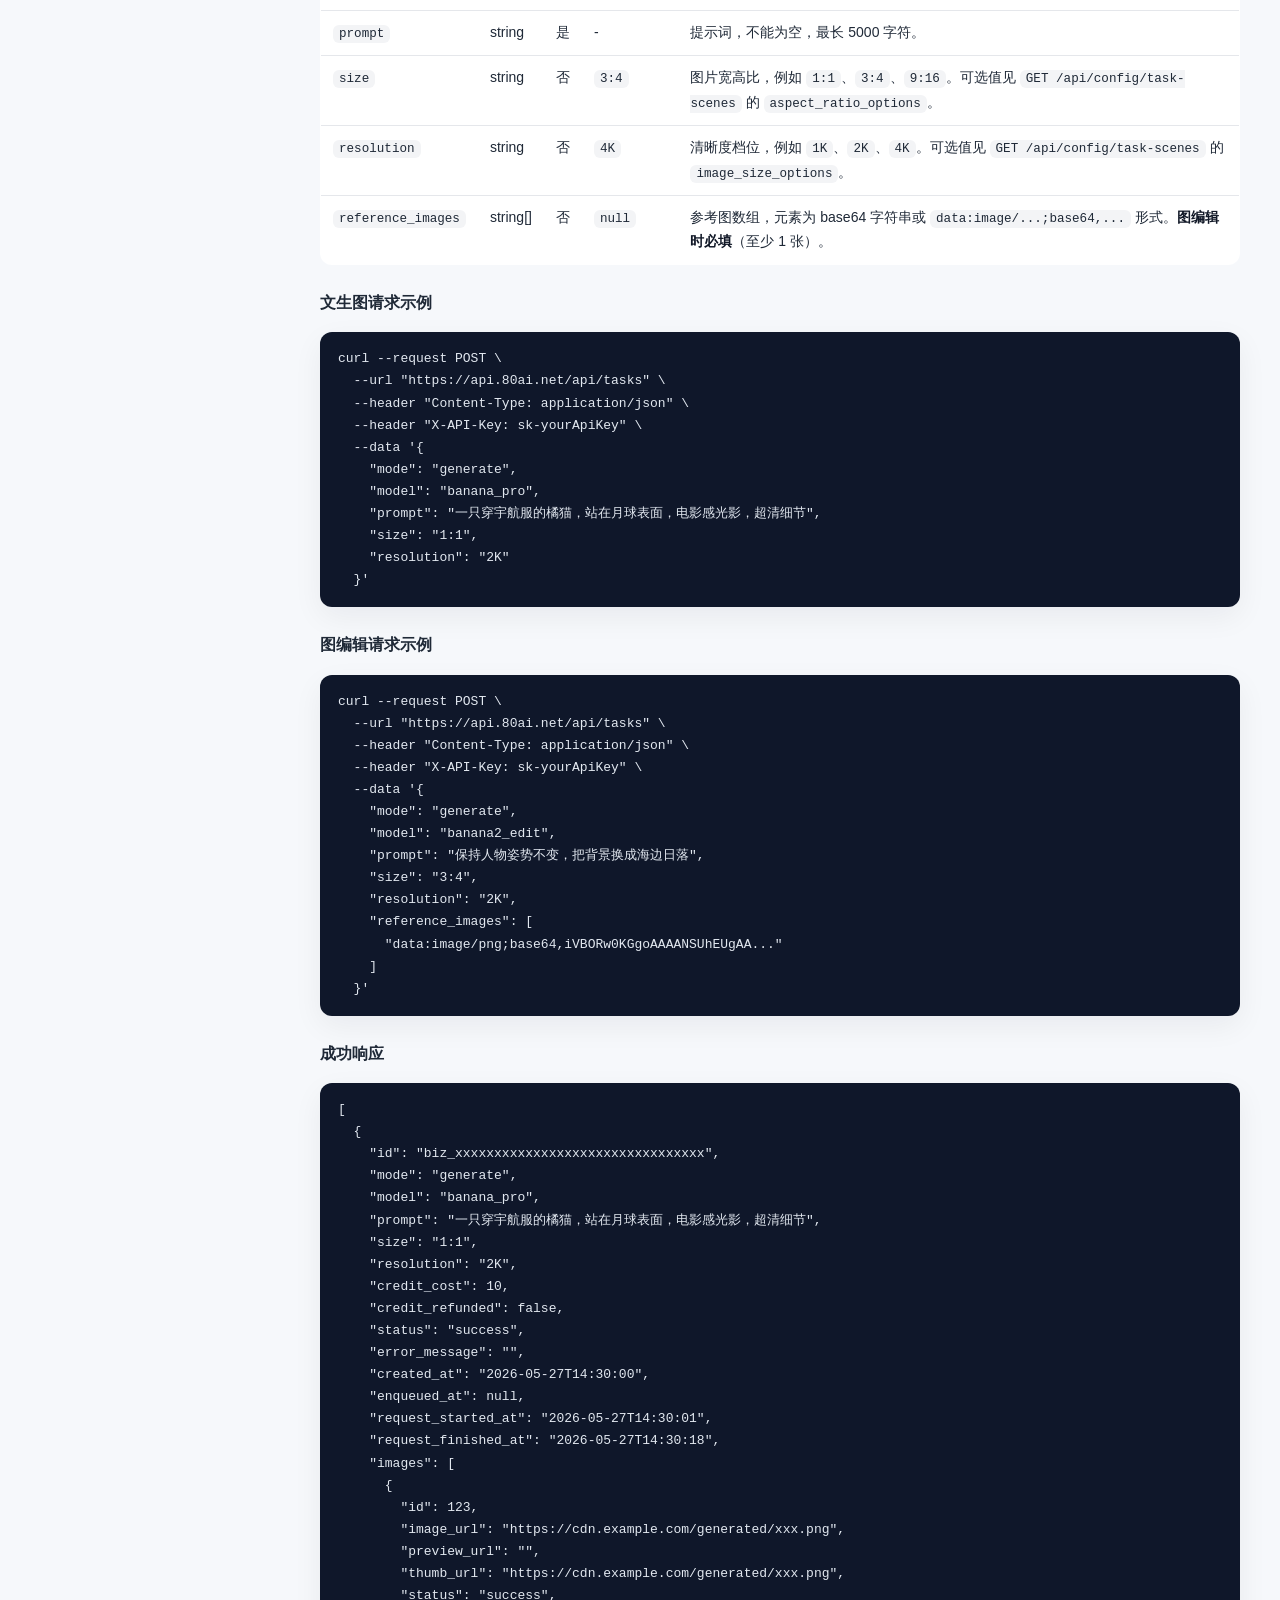
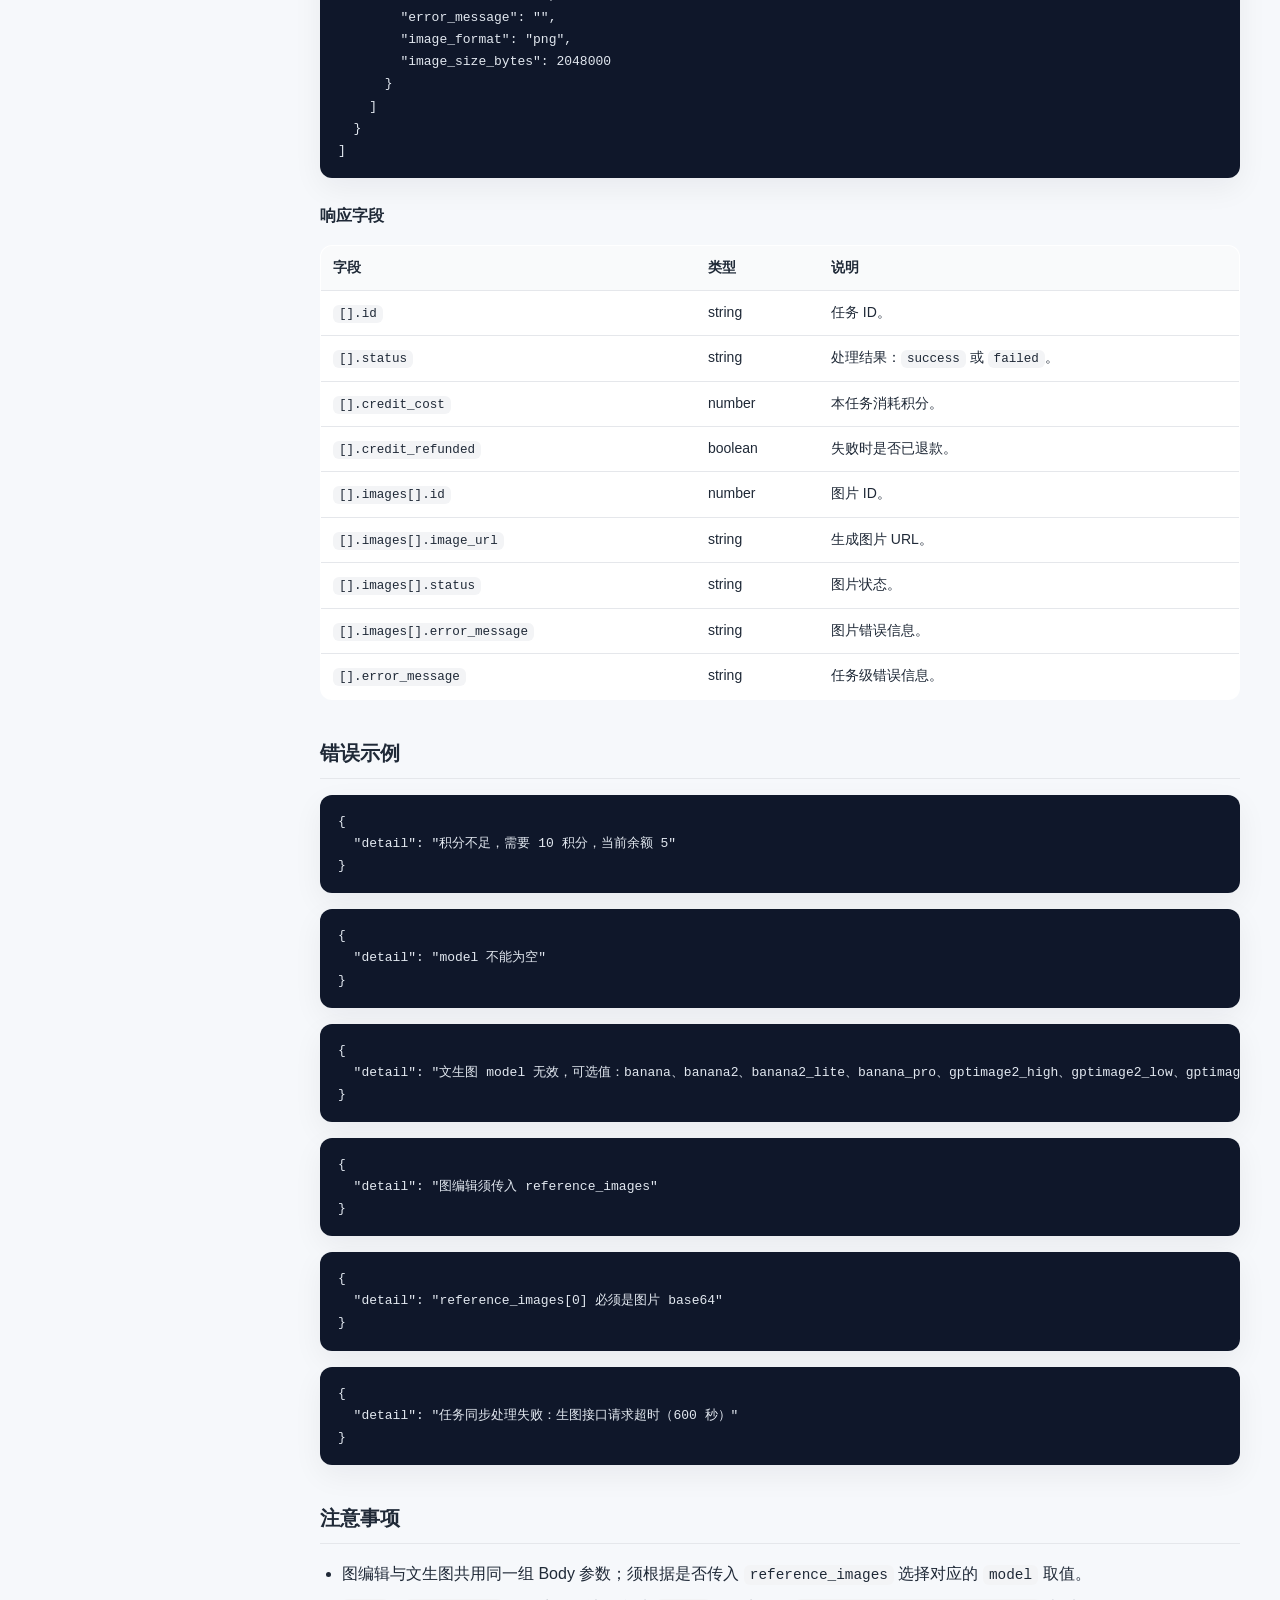
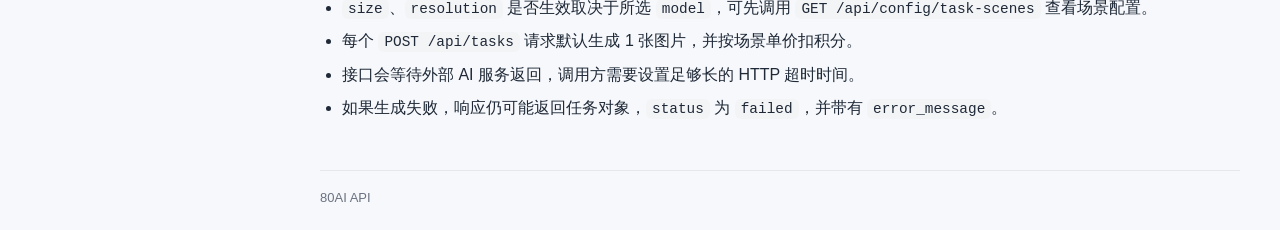
<file: docs-api/docs-api/03-create-task/index.html>
<!DOCTYPE html>
<html lang="zh-CN">
<head>
  <meta charset="UTF-8" />
  <meta name="viewport" content="width=device-width, initial-scale=1.0" />
  <base href="/docs-api/" />
  <title>创建同步生图任务 · 80AI API 文档</title>
  <style>/* 80AI API docs */
:root {
  --bg: #f6f8fb;
  --panel: #ffffff;
  --text: #1f2937;
  --muted: #6b7280;
  --border: #e5e7eb;
  --accent: #f59e0b;
  --accent-soft: #fff7ed;
  --get: #10b981;
  --post: #3b82f6;
  --code-bg: #0f172a;
  --code-text: #e2e8f0;
  --radius: 12px;
  --shadow: 0 10px 30px rgba(15, 23, 42, 0.06);
}
* { box-sizing: border-box; }
body {
  margin: 0;
  font-family: -apple-system, BlinkMacSystemFont, "Segoe UI", "PingFang SC", "Microsoft YaHei", sans-serif;
  background: var(--bg);
  color: var(--text);
  line-height: 1.7;
}
.layout { display: flex; min-height: 100vh; }
.sidebar {
  width: 280px;
  flex-shrink: 0;
  background: var(--panel);
  border-right: 1px solid var(--border);
  padding: 24px 18px;
  position: sticky;
  top: 0;
  height: 100vh;
  overflow-y: auto;
}
a.brand {
  display: block;
  text-decoration: none;
  color: inherit;
  border-radius: 10px;
  margin: -4px -6px 0;
  padding: 4px 6px;
}
a.brand:hover { background: #f3f4f6; }
.brand-title { font-size: 20px; font-weight: 700; }
.brand-sub { color: var(--muted); font-size: 13px; margin-top: 4px; }
.brand-base {
  margin-top: 12px;
  padding: 8px 10px;
  background: var(--accent-soft);
  border: 1px solid #fed7aa;
  border-radius: 8px;
  font-size: 12px;
  word-break: break-all;
}
.nav { display: flex; flex-direction: column; gap: 6px; margin-top: 24px; }
.nav-link {
  display: flex;
  align-items: center;
  gap: 8px;
  padding: 10px 12px;
  border-radius: 10px;
  color: var(--text);
  text-decoration: none;
  font-size: 14px;
}
.nav-link:hover { background: #f3f4f6; }
.nav-link.active { background: var(--accent-soft); color: #9a3412; font-weight: 600; }
.method {
  font-size: 11px;
  font-weight: 700;
  padding: 2px 6px;
  border-radius: 6px;
  color: #fff;
  flex-shrink: 0;
}
.method.get, .page-method.get { background: var(--get); }
.method.post, .page-method.post { background: var(--post); }
.page-method {
  display: inline-block;
  font-size: 12px;
  font-weight: 700;
  padding: 4px 10px;
  border-radius: 8px;
  color: #fff;
  margin-bottom: 8px;
}
.content {
  flex: 1;
  min-width: 0;
  padding: 32px 40px 48px;
}
.page-title { margin: 0; font-size: 22px; line-height: 1.35; font-weight: 700; }
.doc { max-width: 920px; }
.doc h2 {
  font-size: 20px;
  margin-top: 36px;
  padding-bottom: 8px;
  border-bottom: 1px solid var(--border);
}
.doc h3 {
  font-size: 16px;
  font-weight: 600;
  margin-top: 24px;
  margin-bottom: 8px;
  color: var(--text);
}
.doc p { margin: 12px 0; }
.doc ul { padding-left: 22px; }
.doc li { margin: 6px 0; }
.doc blockquote {
  margin: 16px 0;
  padding: 12px 16px;
  background: #fffbeb;
  border-left: 4px solid var(--accent);
  border-radius: 0 8px 8px 0;
  color: #92400e;
}
.doc code {
  font-family: ui-monospace, SFMono-Regular, Menlo, Monaco, Consolas, monospace;
  font-size: 0.9em;
  background: #f3f4f6;
  padding: 2px 6px;
  border-radius: 6px;
}
.doc strong {
  font-weight: 700;
  color: #111827;
}
.doc table strong {
  font-weight: 700;
  color: #111827;
}
.doc table table {
  width: 100%;
  margin: 8px 0 12px;
  font-size: 13px;
  border: 1px solid var(--border);
  border-radius: 8px;
  overflow: hidden;
  table-layout: fixed;
}
.doc table table th,
.doc table table td {
  padding: 6px 10px;
  border-bottom: 1px solid var(--border);
  vertical-align: middle;
}
.doc table table th:first-child,
.doc table table td:first-child {
  width: 220px;
}
.doc table table td:first-child code {
  word-break: break-all;
  white-space: normal;
}
.doc table table th {
  background: #f3f4f6;
  font-weight: 600;
  white-space: nowrap;
}
.doc table table tr:last-child td,
.doc table table tr:last-child th {
  border-bottom: none;
}
.doc table ul {
  margin: 8px 0 0;
  padding-left: 20px;
}
.doc table li {
  margin: 4px 0;
}
.doc pre {
  background: var(--code-bg);
  color: var(--code-text);
  padding: 16px 18px;
  border-radius: var(--radius);
  overflow-x: auto;
  box-shadow: var(--shadow);
  margin: 16px 0;
}
.doc pre code { background: transparent; padding: 0; color: inherit; font-size: 13px; }
.table-wrap { overflow-x: auto; margin: 16px 0; }
.doc table {
  width: 100%;
  border-collapse: collapse;
  background: var(--panel);
  border: 1px solid var(--border);
  border-radius: var(--radius);
  overflow: hidden;
  font-size: 14px;
}
.doc th, .doc td {
  border-bottom: 1px solid var(--border);
  padding: 10px 12px;
  text-align: left;
  vertical-align: top;
}
.doc th { background: #f9fafb; font-weight: 600; }
.doc tr:last-child td { border-bottom: none; }
.footer {
  margin-top: 48px;
  padding-top: 16px;
  border-top: 1px solid var(--border);
  color: var(--muted);
  font-size: 13px;
}
@media (max-width: 900px) {
  .layout { flex-direction: column; }
  .sidebar {
    width: 100%;
    height: auto;
    position: relative;
    border-right: none;
    border-bottom: 1px solid var(--border);
  }
  .content { padding: 20px 16px 32px; }
}
</style>
</head>
<body>
  <div class="layout">
    <aside class="sidebar">
      <a class="brand" href="/docs-api/">
        <div class="brand-title">80AI API</div>
        <div class="brand-sub">生图开放接口文档</div>
        <div class="brand-base">https://api.80ai.net</div>
      </a>
      <nav class="nav" aria-label="文档导航"><a class="nav-link" href="/docs-api/">概览</a><a class="nav-link" href="/docs-api/01-get-generation-models/"><span class="method get">GET</span><span>查询生图模型列表</span></a><a class="nav-link" href="/docs-api/02-get-task-scenes/"><span class="method get">GET</span><span>查询任务场景配置</span></a><a class="nav-link active" href="/docs-api/03-create-task/"><span class="method post">POST</span><span>创建同步生图任务</span></a><a class="nav-link" href="/docs-api/04-async-task/"><span class="method post">POST</span><span>异步生图任务</span></a></nav>
    </aside>
    <main class="content">
      <header class="page-header">
        <span class="page-method post">POST</span>
        <h3 class="page-title">创建同步生图任务</h3>
      </header>
      <article class="doc"><h2 id="接口说明">接口说明</h2>
<p>创建文生图或图编辑任务。接口会等待生图处理完成，直接返回最终任务结果。局部重绘和提示词反推暂不开放 API。</p>
<h3 id="请求信息">请求信息</h3>
<div class="table-wrap"><table><thead><tr><th>项目</th><th>内容</th></tr></thead><tbody><tr><td>URL</td><td><code>/api/tasks</code></td></tr><tr><td>Method</td><td><code>POST</code></td></tr><tr><td>Content-Type</td><td><code>application/json</code></td></tr><tr><td>鉴权</td><td>需要 API Key</td></tr></tbody></table></div>
<h3 id="header">Header</h3>
<div class="table-wrap"><table><thead><tr><th>参数名</th><th>必填</th><th>示例</th><th>说明</th></tr></thead><tbody><tr><td><code>X-API-Key</code></td><td>是</td><td><code>sk-xxxxxxxxxxxxxxxxxxxxxxxxxxxxxxxx</code></td><td>用户 API Key。</td></tr></tbody></table></div>
<h3 id="body-参数">Body 参数</h3>
<div class="table-wrap"><table><thead><tr><th>参数名</th><th>类型</th><th>必填</th><th>默认值</th><th>说明</th></tr></thead><tbody><tr><td><code>mode</code></td><td>string</td><td>否</td><td><code>generate</code></td><td>任务模式。当前仅支持 <code>generate</code>。</td></tr><tr><td><code>model</code></td><td>string</td><td>是</td><td>-</td><td>场景标识，<strong>必填</strong>。须根据是否传入 <code>reference_images</code> 选择对应取值：<br><br><strong>文生图</strong>（未传 <code>reference_images</code> 或传空数组）：<table><thead><tr><th>model</th><th>对应官网模型</th></tr></thead><tbody><tr><td><code>gptimage2_high</code></td><td>⚡️ Image 2 (顶级)</td></tr><tr><td><code>gptimage2_medium</code></td><td>⚡️ Image 2 (高质量)</td></tr><tr><td><code>gptimage2_low</code></td><td>⚡️ Image 2 (性价比)</td></tr><tr><td><code>banana_pro</code></td><td>🍌 Nano Banana Pro</td></tr><tr><td><code>banana2</code></td><td>🍌 Nano Banana 2</td></tr><tr><td><code>banana2_lite</code></td><td>🍌 Nano Banana 2 Lite</td></tr><tr><td><code>banana</code></td><td>🍌 Nano Banana</td></tr></tbody></table><br><strong>图编辑</strong>（传入 <code>reference_images</code>）：<table><thead><tr><th>model</th><th>对应官网模型</th></tr></thead><tbody><tr><td><code>gptimage2_high_edit</code></td><td>⚡️ Image 2 (顶级)</td></tr><tr><td><code>gptimage2_medium_edit</code></td><td>⚡️ Image 2 (高质量)</td></tr><tr><td><code>gptimage2_low_edit</code></td><td>⚡️ Image 2 (性价比)</td></tr><tr><td><code>banana_pro_edit</code></td><td>🍌 Nano Banana Pro</td></tr><tr><td><code>banana2_edit</code></td><td>🍌 Nano Banana 2</td></tr><tr><td><code>banana2_edit_lite</code></td><td>🍌 Nano Banana 2 Lite</td></tr><tr><td><code>banana_edit</code></td><td>🍌 Nano Banana</td></tr></tbody></table></td></tr><tr><td><code>prompt</code></td><td>string</td><td>是</td><td>-</td><td>提示词，不能为空，最长 5000 字符。</td></tr><tr><td><code>size</code></td><td>string</td><td>否</td><td><code>3:4</code></td><td>图片宽高比，例如 <code>1:1</code>、<code>3:4</code>、<code>9:16</code>。可选值见 <code>GET /api/config/task-scenes</code> 的 <code>aspect_ratio_options</code>。</td></tr><tr><td><code>resolution</code></td><td>string</td><td>否</td><td><code>4K</code></td><td>清晰度档位，例如 <code>1K</code>、<code>2K</code>、<code>4K</code>。可选值见 <code>GET /api/config/task-scenes</code> 的 <code>image_size_options</code>。</td></tr><tr><td><code>reference_images</code></td><td>string[]</td><td>否</td><td><code>null</code></td><td>参考图数组，元素为 base64 字符串或 <code>data:image/...;base64,...</code> 形式。<strong>图编辑时必填</strong>（至少 1 张）。</td></tr></tbody></table></div>
<h3 id="文生图请求示例">文生图请求示例</h3>
<pre><code class="language-bash">curl --request POST \
  --url &quot;https://api.80ai.net/api/tasks&quot; \
  --header &quot;Content-Type: application/json&quot; \
  --header &quot;X-API-Key: sk-yourApiKey&quot; \
  --data &#x27;{
    &quot;mode&quot;: &quot;generate&quot;,
    &quot;model&quot;: &quot;banana_pro&quot;,
    &quot;prompt&quot;: &quot;一只穿宇航服的橘猫，站在月球表面，电影感光影，超清细节&quot;,
    &quot;size&quot;: &quot;1:1&quot;,
    &quot;resolution&quot;: &quot;2K&quot;
  }&#x27;</code></pre>
<h3 id="图编辑请求示例">图编辑请求示例</h3>
<pre><code class="language-bash">curl --request POST \
  --url &quot;https://api.80ai.net/api/tasks&quot; \
  --header &quot;Content-Type: application/json&quot; \
  --header &quot;X-API-Key: sk-yourApiKey&quot; \
  --data &#x27;{
    &quot;mode&quot;: &quot;generate&quot;,
    &quot;model&quot;: &quot;banana2_edit&quot;,
    &quot;prompt&quot;: &quot;保持人物姿势不变，把背景换成海边日落&quot;,
    &quot;size&quot;: &quot;3:4&quot;,
    &quot;resolution&quot;: &quot;2K&quot;,
    &quot;reference_images&quot;: [
      &quot;[data-uri]...&quot;
    ]
  }&#x27;</code></pre>
<h3 id="成功响应">成功响应</h3>
<pre><code class="language-json">[
  {
    &quot;id&quot;: &quot;biz_xxxxxxxxxxxxxxxxxxxxxxxxxxxxxxxx&quot;,
    &quot;mode&quot;: &quot;generate&quot;,
    &quot;model&quot;: &quot;banana_pro&quot;,
    &quot;prompt&quot;: &quot;一只穿宇航服的橘猫，站在月球表面，电影感光影，超清细节&quot;,
    &quot;size&quot;: &quot;1:1&quot;,
    &quot;resolution&quot;: &quot;2K&quot;,
    &quot;credit_cost&quot;: 10,
    &quot;credit_refunded&quot;: false,
    &quot;status&quot;: &quot;success&quot;,
    &quot;error_message&quot;: &quot;&quot;,
    &quot;created_at&quot;: &quot;2026-05-27T14:30:00&quot;,
    &quot;enqueued_at&quot;: null,
    &quot;request_started_at&quot;: &quot;2026-05-27T14:30:01&quot;,
    &quot;request_finished_at&quot;: &quot;2026-05-27T14:30:18&quot;,
    &quot;images&quot;: [
      {
        &quot;id&quot;: 123,
        &quot;image_url&quot;: &quot;https://cdn.example.com/generated/xxx.png&quot;,
        &quot;preview_url&quot;: &quot;&quot;,
        &quot;thumb_url&quot;: &quot;https://cdn.example.com/generated/xxx.png&quot;,
        &quot;status&quot;: &quot;success&quot;,
        &quot;error_message&quot;: &quot;&quot;,
        &quot;image_format&quot;: &quot;png&quot;,
        &quot;image_size_bytes&quot;: 2048000
      }
    ]
  }
]</code></pre>
<h3 id="响应字段">响应字段</h3>
<div class="table-wrap"><table><thead><tr><th>字段</th><th>类型</th><th>说明</th></tr></thead><tbody><tr><td><code>[].id</code></td><td>string</td><td>任务 ID。</td></tr><tr><td><code>[].status</code></td><td>string</td><td>处理结果：<code>success</code> 或 <code>failed</code>。</td></tr><tr><td><code>[].credit_cost</code></td><td>number</td><td>本任务消耗积分。</td></tr><tr><td><code>[].credit_refunded</code></td><td>boolean</td><td>失败时是否已退款。</td></tr><tr><td><code>[].images[].id</code></td><td>number</td><td>图片 ID。</td></tr><tr><td><code>[].images[].image_url</code></td><td>string</td><td>生成图片 URL。</td></tr><tr><td><code>[].images[].status</code></td><td>string</td><td>图片状态。</td></tr><tr><td><code>[].images[].error_message</code></td><td>string</td><td>图片错误信息。</td></tr><tr><td><code>[].error_message</code></td><td>string</td><td>任务级错误信息。</td></tr></tbody></table></div>
<h2 id="错误示例">错误示例</h2>
<pre><code class="language-json">{
  &quot;detail&quot;: &quot;积分不足，需要 10 积分，当前余额 5&quot;
}</code></pre>
<pre><code class="language-json">{
  &quot;detail&quot;: &quot;model 不能为空&quot;
}</code></pre>
<pre><code class="language-json">{
  &quot;detail&quot;: &quot;文生图 model 无效，可选值：banana、banana2、banana2_lite、banana_pro、gptimage2_high、gptimage2_low、gptimage2_medium&quot;
}</code></pre>
<pre><code class="language-json">{
  &quot;detail&quot;: &quot;图编辑须传入 reference_images&quot;
}</code></pre>
<pre><code class="language-json">{
  &quot;detail&quot;: &quot;reference_images[0] 必须是图片 base64&quot;
}</code></pre>
<pre><code class="language-json">{
  &quot;detail&quot;: &quot;任务同步处理失败：生图接口请求超时（600 秒）&quot;
}</code></pre>
<h2 id="注意事项">注意事项</h2>
<ul>
<li>图编辑与文生图共用同一组 Body 参数；须根据是否传入 <code>reference_images</code> 选择对应的 <code>model</code> 取值。</li>
<li><code>size</code>、<code>resolution</code> 是否生效取决于所选 <code>model</code>，可先调用 <code>GET /api/config/task-scenes</code> 查看场景配置。</li>
<li>每个 <code>POST /api/tasks</code> 请求默认生成 1 张图片，并按场景单价扣积分。</li>
<li>接口会等待外部 AI 服务返回，调用方需要设置足够长的 HTTP 超时时间。</li>
<li>如果生成失败，响应仍可能返回任务对象，<code>status</code> 为 <code>failed</code>，并带有 <code>error_message</code>。</li>
</ul></article>
      <footer class="footer">80AI API</footer>
    </main>
  </div>
  <script>document.querySelectorAll('.doc h2, .doc h3').forEach((heading) => {
  if (heading.id) return;
  const text = heading.textContent || '';
  const id = text.trim().toLowerCase().replace(/\s+/g, '-').replace(/[^\w\u4e00-\u9fff-]/g, '');
  if (id) heading.id = id;
});
</script>
</body>
</html>
</file>
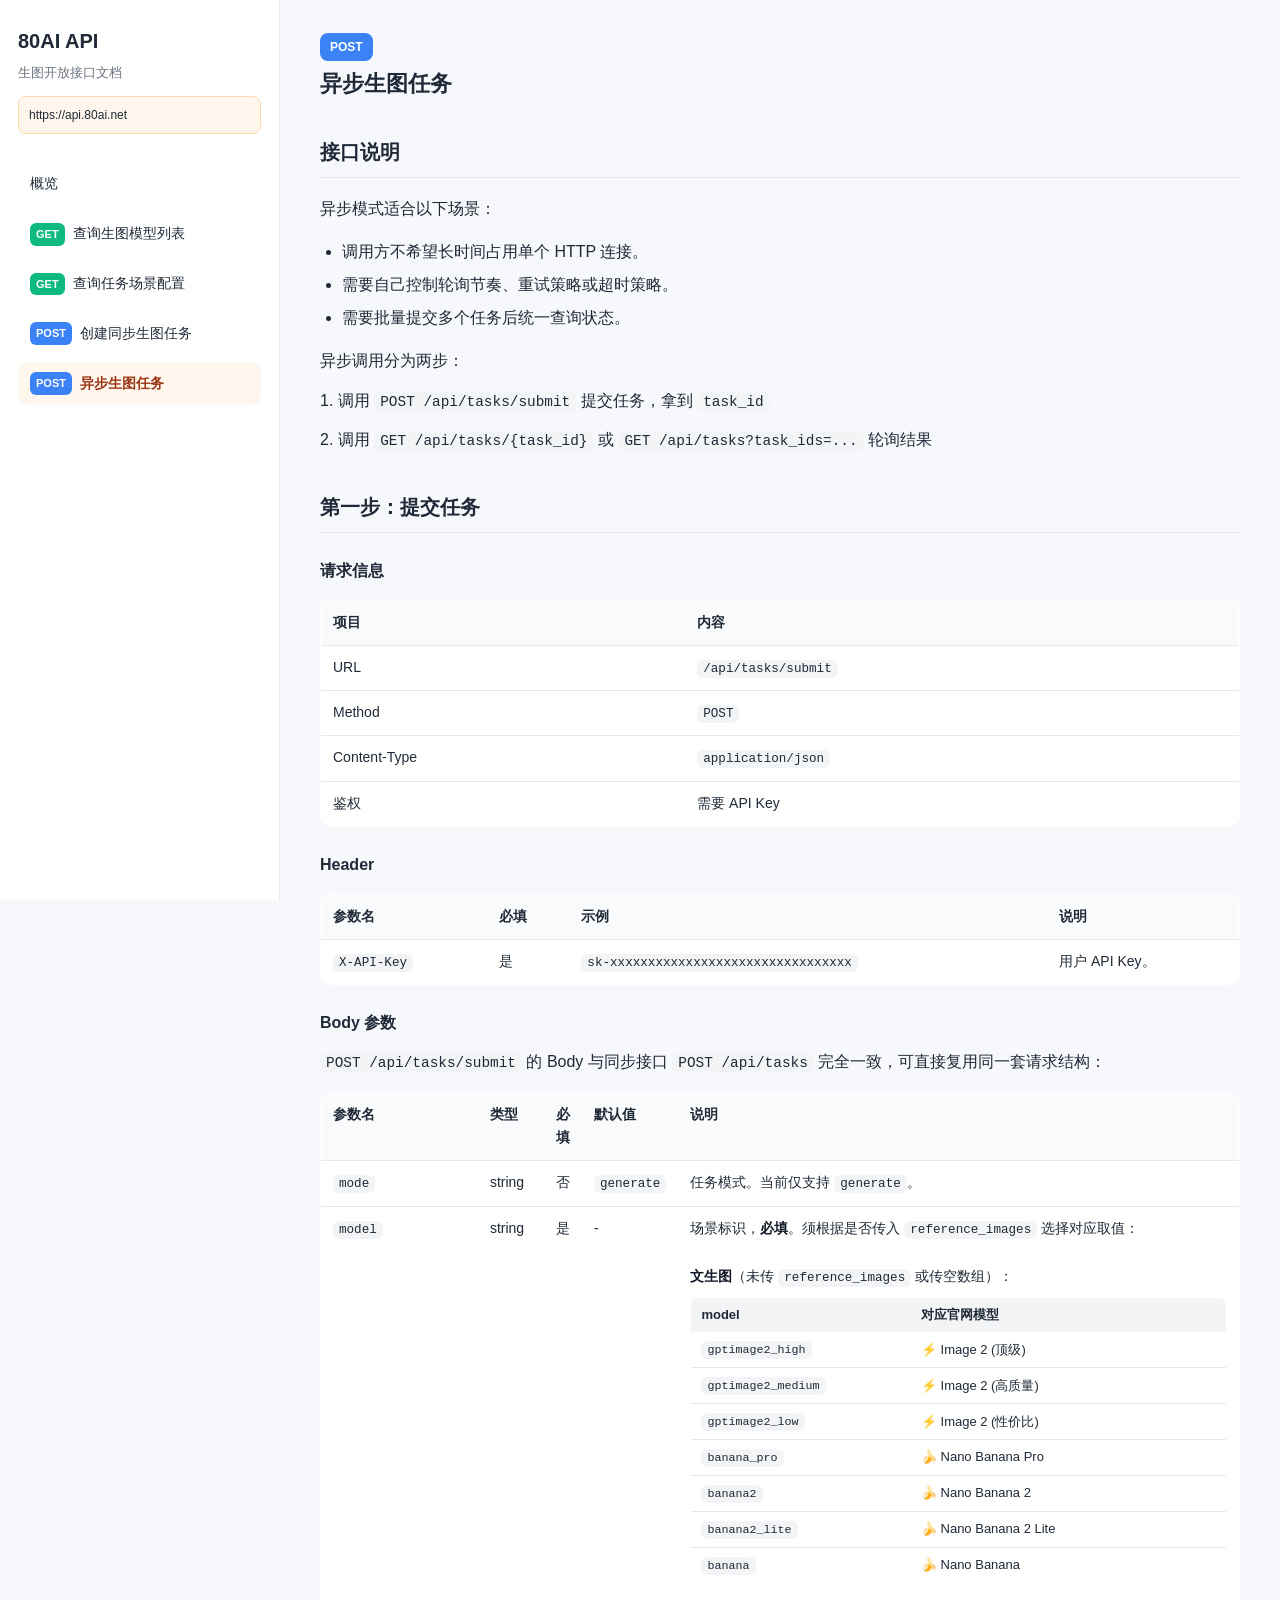
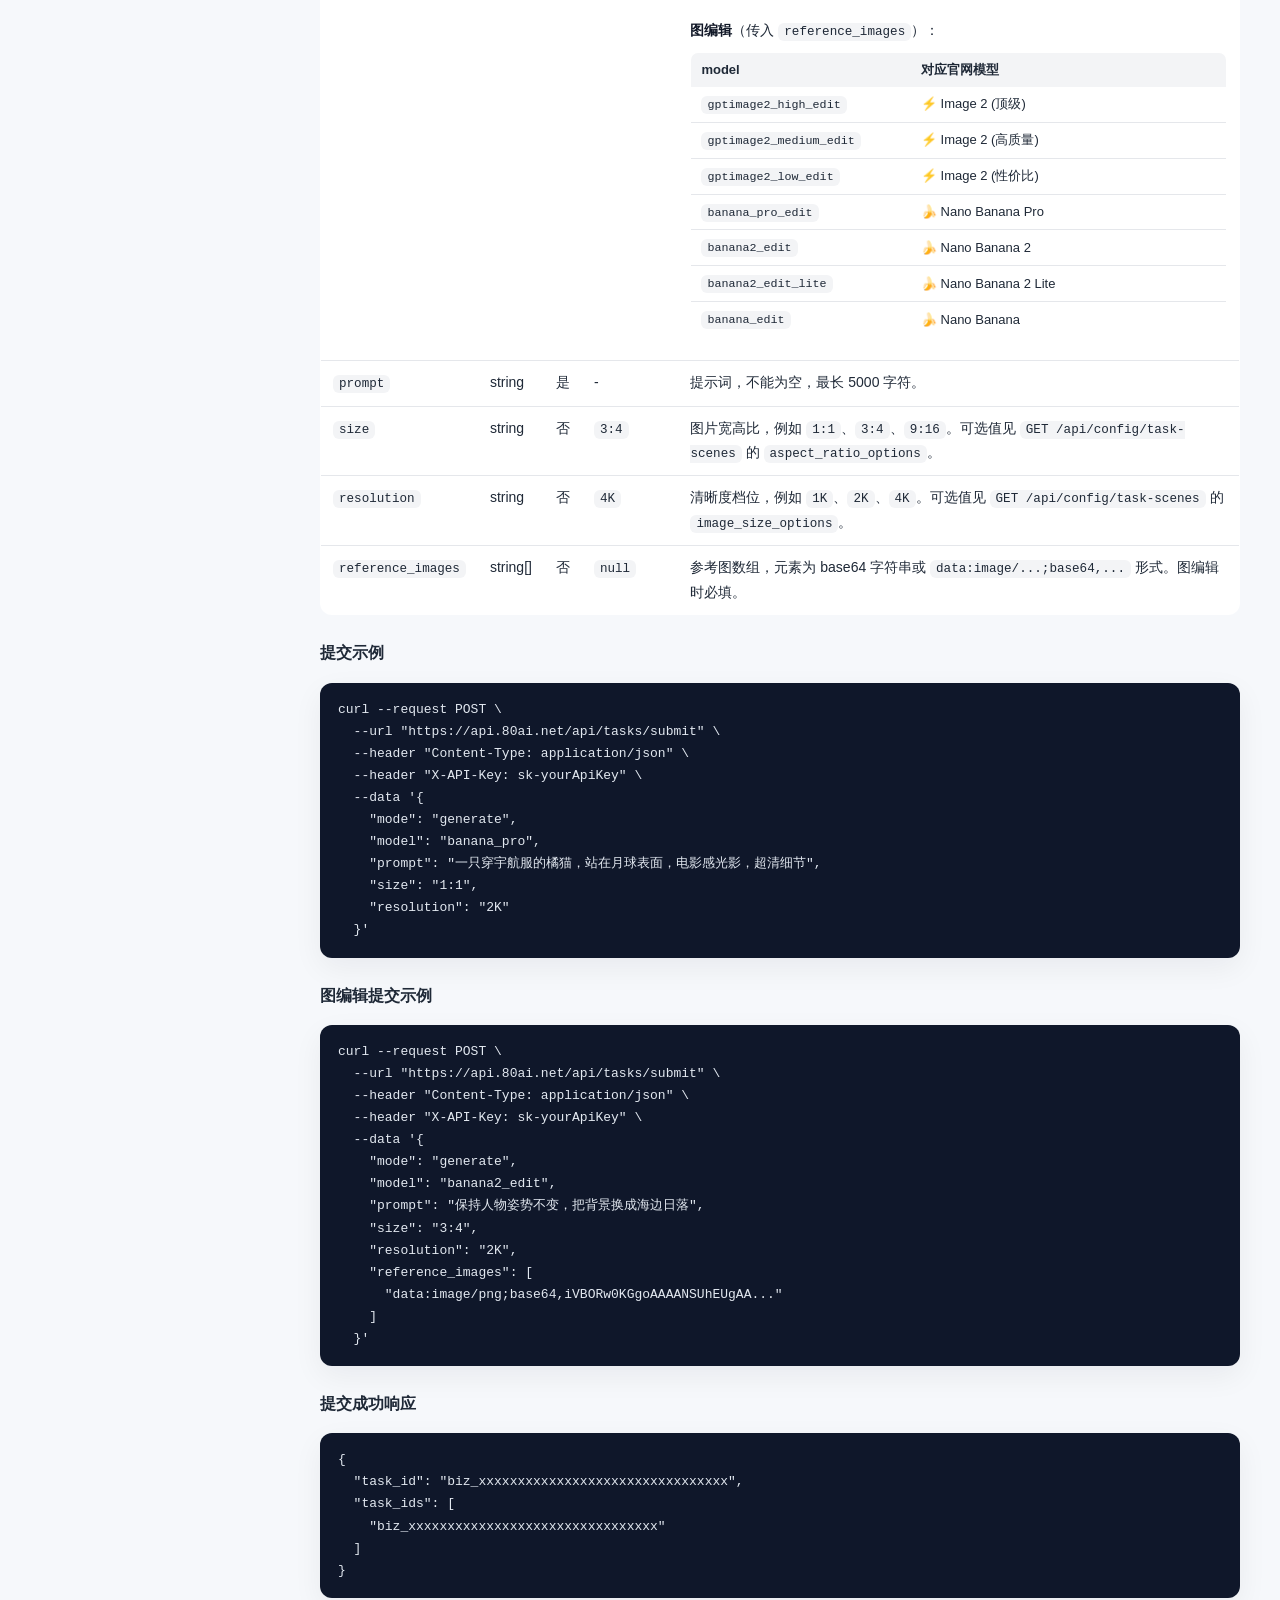
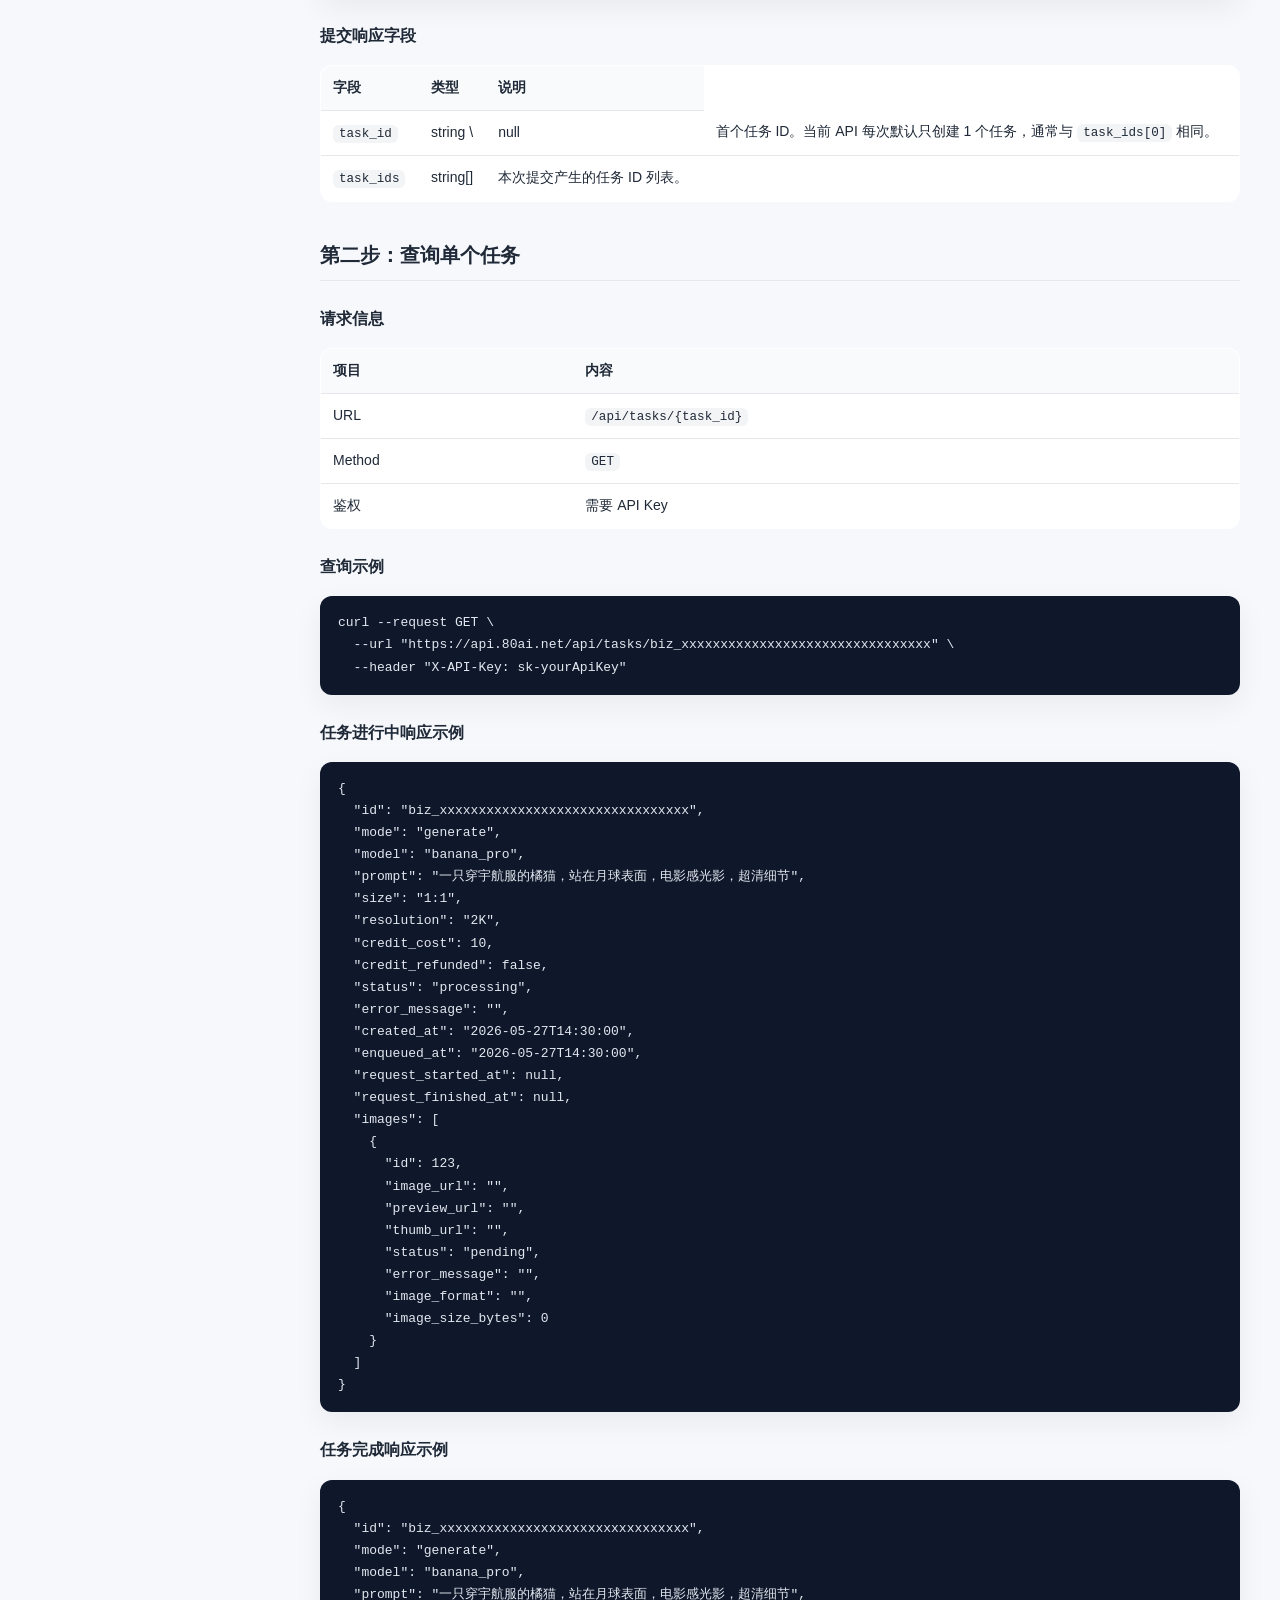
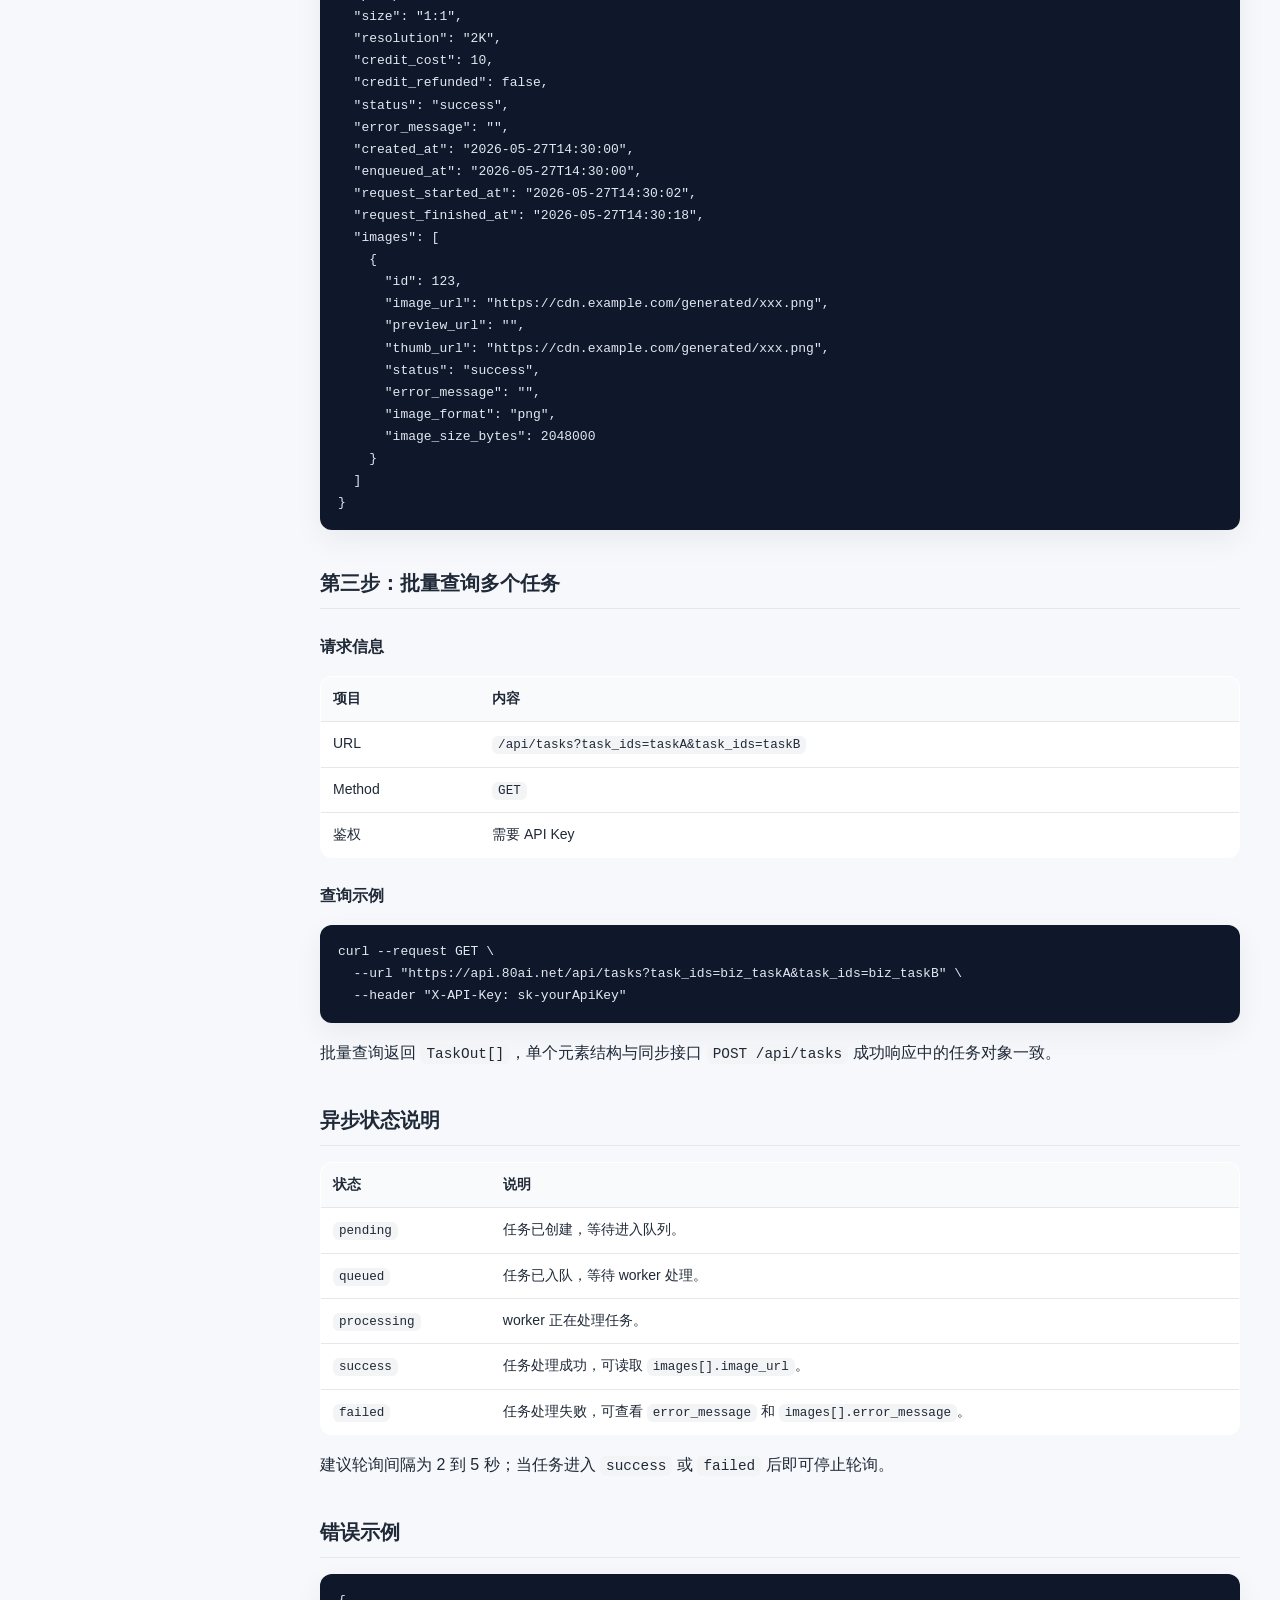
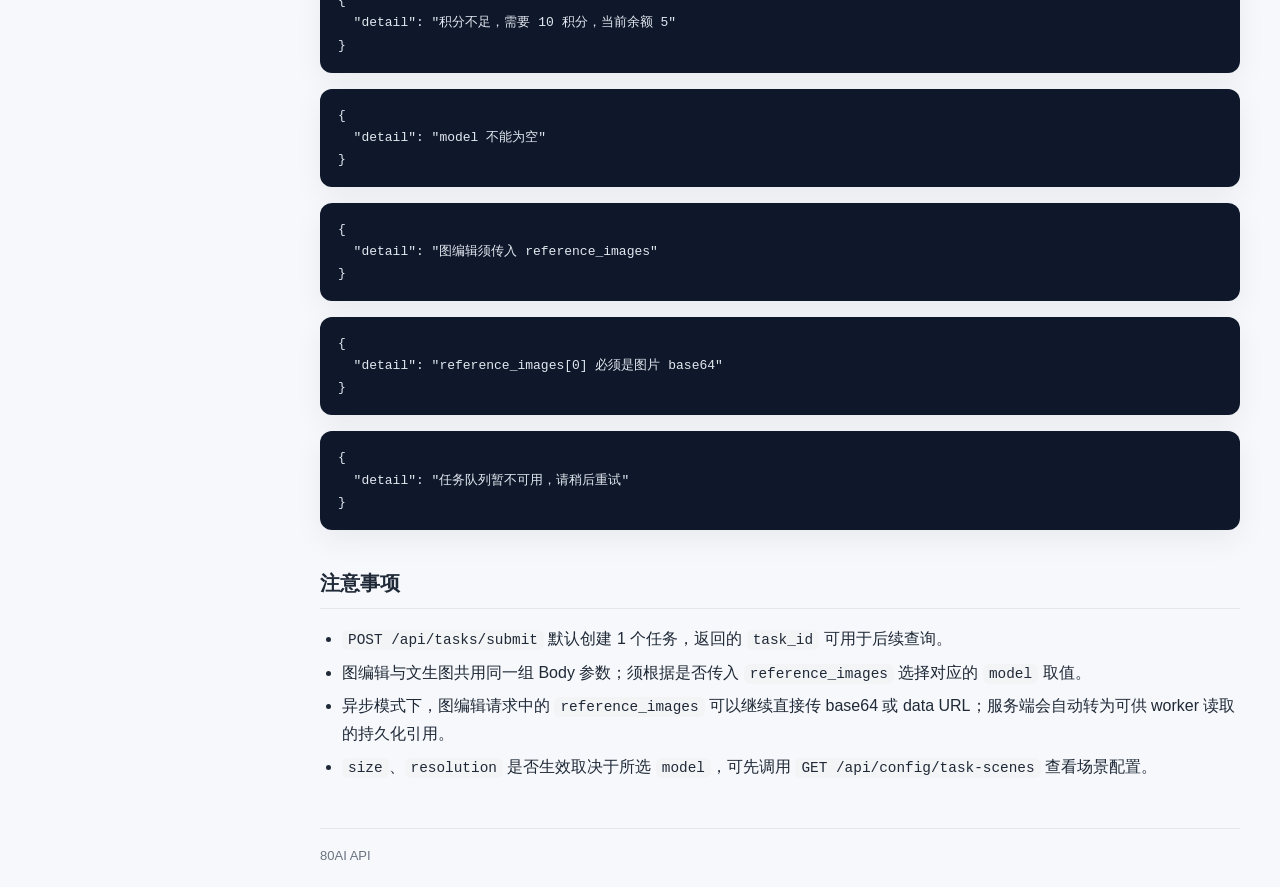
<file: docs-api/docs-api/04-async-task/index.html>
<!DOCTYPE html>
<html lang="zh-CN">
<head>
  <meta charset="UTF-8" />
  <meta name="viewport" content="width=device-width, initial-scale=1.0" />
  <base href="/docs-api/" />
  <title>异步生图任务 · 80AI API 文档</title>
  <style>/* 80AI API docs */
:root {
  --bg: #f6f8fb;
  --panel: #ffffff;
  --text: #1f2937;
  --muted: #6b7280;
  --border: #e5e7eb;
  --accent: #f59e0b;
  --accent-soft: #fff7ed;
  --get: #10b981;
  --post: #3b82f6;
  --code-bg: #0f172a;
  --code-text: #e2e8f0;
  --radius: 12px;
  --shadow: 0 10px 30px rgba(15, 23, 42, 0.06);
}
* { box-sizing: border-box; }
body {
  margin: 0;
  font-family: -apple-system, BlinkMacSystemFont, "Segoe UI", "PingFang SC", "Microsoft YaHei", sans-serif;
  background: var(--bg);
  color: var(--text);
  line-height: 1.7;
}
.layout { display: flex; min-height: 100vh; }
.sidebar {
  width: 280px;
  flex-shrink: 0;
  background: var(--panel);
  border-right: 1px solid var(--border);
  padding: 24px 18px;
  position: sticky;
  top: 0;
  height: 100vh;
  overflow-y: auto;
}
a.brand {
  display: block;
  text-decoration: none;
  color: inherit;
  border-radius: 10px;
  margin: -4px -6px 0;
  padding: 4px 6px;
}
a.brand:hover { background: #f3f4f6; }
.brand-title { font-size: 20px; font-weight: 700; }
.brand-sub { color: var(--muted); font-size: 13px; margin-top: 4px; }
.brand-base {
  margin-top: 12px;
  padding: 8px 10px;
  background: var(--accent-soft);
  border: 1px solid #fed7aa;
  border-radius: 8px;
  font-size: 12px;
  word-break: break-all;
}
.nav { display: flex; flex-direction: column; gap: 6px; margin-top: 24px; }
.nav-link {
  display: flex;
  align-items: center;
  gap: 8px;
  padding: 10px 12px;
  border-radius: 10px;
  color: var(--text);
  text-decoration: none;
  font-size: 14px;
}
.nav-link:hover { background: #f3f4f6; }
.nav-link.active { background: var(--accent-soft); color: #9a3412; font-weight: 600; }
.method {
  font-size: 11px;
  font-weight: 700;
  padding: 2px 6px;
  border-radius: 6px;
  color: #fff;
  flex-shrink: 0;
}
.method.get, .page-method.get { background: var(--get); }
.method.post, .page-method.post { background: var(--post); }
.page-method {
  display: inline-block;
  font-size: 12px;
  font-weight: 700;
  padding: 4px 10px;
  border-radius: 8px;
  color: #fff;
  margin-bottom: 8px;
}
.content {
  flex: 1;
  min-width: 0;
  padding: 32px 40px 48px;
}
.page-title { margin: 0; font-size: 22px; line-height: 1.35; font-weight: 700; }
.doc { max-width: 920px; }
.doc h2 {
  font-size: 20px;
  margin-top: 36px;
  padding-bottom: 8px;
  border-bottom: 1px solid var(--border);
}
.doc h3 {
  font-size: 16px;
  font-weight: 600;
  margin-top: 24px;
  margin-bottom: 8px;
  color: var(--text);
}
.doc p { margin: 12px 0; }
.doc ul { padding-left: 22px; }
.doc li { margin: 6px 0; }
.doc blockquote {
  margin: 16px 0;
  padding: 12px 16px;
  background: #fffbeb;
  border-left: 4px solid var(--accent);
  border-radius: 0 8px 8px 0;
  color: #92400e;
}
.doc code {
  font-family: ui-monospace, SFMono-Regular, Menlo, Monaco, Consolas, monospace;
  font-size: 0.9em;
  background: #f3f4f6;
  padding: 2px 6px;
  border-radius: 6px;
}
.doc strong {
  font-weight: 700;
  color: #111827;
}
.doc table strong {
  font-weight: 700;
  color: #111827;
}
.doc table table {
  width: 100%;
  margin: 8px 0 12px;
  font-size: 13px;
  border: 1px solid var(--border);
  border-radius: 8px;
  overflow: hidden;
  table-layout: fixed;
}
.doc table table th,
.doc table table td {
  padding: 6px 10px;
  border-bottom: 1px solid var(--border);
  vertical-align: middle;
}
.doc table table th:first-child,
.doc table table td:first-child {
  width: 220px;
}
.doc table table td:first-child code {
  word-break: break-all;
  white-space: normal;
}
.doc table table th {
  background: #f3f4f6;
  font-weight: 600;
  white-space: nowrap;
}
.doc table table tr:last-child td,
.doc table table tr:last-child th {
  border-bottom: none;
}
.doc table ul {
  margin: 8px 0 0;
  padding-left: 20px;
}
.doc table li {
  margin: 4px 0;
}
.doc pre {
  background: var(--code-bg);
  color: var(--code-text);
  padding: 16px 18px;
  border-radius: var(--radius);
  overflow-x: auto;
  box-shadow: var(--shadow);
  margin: 16px 0;
}
.doc pre code { background: transparent; padding: 0; color: inherit; font-size: 13px; }
.table-wrap { overflow-x: auto; margin: 16px 0; }
.doc table {
  width: 100%;
  border-collapse: collapse;
  background: var(--panel);
  border: 1px solid var(--border);
  border-radius: var(--radius);
  overflow: hidden;
  font-size: 14px;
}
.doc th, .doc td {
  border-bottom: 1px solid var(--border);
  padding: 10px 12px;
  text-align: left;
  vertical-align: top;
}
.doc th { background: #f9fafb; font-weight: 600; }
.doc tr:last-child td { border-bottom: none; }
.footer {
  margin-top: 48px;
  padding-top: 16px;
  border-top: 1px solid var(--border);
  color: var(--muted);
  font-size: 13px;
}
@media (max-width: 900px) {
  .layout { flex-direction: column; }
  .sidebar {
    width: 100%;
    height: auto;
    position: relative;
    border-right: none;
    border-bottom: 1px solid var(--border);
  }
  .content { padding: 20px 16px 32px; }
}
</style>
</head>
<body>
  <div class="layout">
    <aside class="sidebar">
      <a class="brand" href="/docs-api/">
        <div class="brand-title">80AI API</div>
        <div class="brand-sub">生图开放接口文档</div>
        <div class="brand-base">https://api.80ai.net</div>
      </a>
      <nav class="nav" aria-label="文档导航"><a class="nav-link" href="/docs-api/">概览</a><a class="nav-link" href="/docs-api/01-get-generation-models/"><span class="method get">GET</span><span>查询生图模型列表</span></a><a class="nav-link" href="/docs-api/02-get-task-scenes/"><span class="method get">GET</span><span>查询任务场景配置</span></a><a class="nav-link" href="/docs-api/03-create-task/"><span class="method post">POST</span><span>创建同步生图任务</span></a><a class="nav-link active" href="/docs-api/04-async-task/"><span class="method post">POST</span><span>异步生图任务</span></a></nav>
    </aside>
    <main class="content">
      <header class="page-header">
        <span class="page-method post">POST</span>
        <h3 class="page-title">异步生图任务</h3>
      </header>
      <article class="doc"><h2 id="接口说明">接口说明</h2>
<p>异步模式适合以下场景：</p>
<ul>
<li>调用方不希望长时间占用单个 HTTP 连接。</li>
<li>需要自己控制轮询节奏、重试策略或超时策略。</li>
<li>需要批量提交多个任务后统一查询状态。</li>
</ul>
<p>异步调用分为两步：</p>
<p>1. 调用 <code>POST /api/tasks/submit</code> 提交任务，拿到 <code>task_id</code></p>
<p>2. 调用 <code>GET /api/tasks/{task_id}</code> 或 <code>GET /api/tasks?task_ids=...</code> 轮询结果</p>
<h2 id="第一步-提交任务">第一步：提交任务</h2>
<h3 id="请求信息">请求信息</h3>
<div class="table-wrap"><table><thead><tr><th>项目</th><th>内容</th></tr></thead><tbody><tr><td>URL</td><td><code>/api/tasks/submit</code></td></tr><tr><td>Method</td><td><code>POST</code></td></tr><tr><td>Content-Type</td><td><code>application/json</code></td></tr><tr><td>鉴权</td><td>需要 API Key</td></tr></tbody></table></div>
<h3 id="header">Header</h3>
<div class="table-wrap"><table><thead><tr><th>参数名</th><th>必填</th><th>示例</th><th>说明</th></tr></thead><tbody><tr><td><code>X-API-Key</code></td><td>是</td><td><code>sk-xxxxxxxxxxxxxxxxxxxxxxxxxxxxxxxx</code></td><td>用户 API Key。</td></tr></tbody></table></div>
<h3 id="body-参数">Body 参数</h3>
<p><code>POST /api/tasks/submit</code> 的 Body 与同步接口 <code>POST /api/tasks</code> 完全一致，可直接复用同一套请求结构：</p>
<div class="table-wrap"><table><thead><tr><th>参数名</th><th>类型</th><th>必填</th><th>默认值</th><th>说明</th></tr></thead><tbody><tr><td><code>mode</code></td><td>string</td><td>否</td><td><code>generate</code></td><td>任务模式。当前仅支持 <code>generate</code>。</td></tr><tr><td><code>model</code></td><td>string</td><td>是</td><td>-</td><td>场景标识，<strong>必填</strong>。须根据是否传入 <code>reference_images</code> 选择对应取值：<br><br><strong>文生图</strong>（未传 <code>reference_images</code> 或传空数组）：<table><thead><tr><th>model</th><th>对应官网模型</th></tr></thead><tbody><tr><td><code>gptimage2_high</code></td><td>⚡️ Image 2 (顶级)</td></tr><tr><td><code>gptimage2_medium</code></td><td>⚡️ Image 2 (高质量)</td></tr><tr><td><code>gptimage2_low</code></td><td>⚡️ Image 2 (性价比)</td></tr><tr><td><code>banana_pro</code></td><td>🍌 Nano Banana Pro</td></tr><tr><td><code>banana2</code></td><td>🍌 Nano Banana 2</td></tr><tr><td><code>banana2_lite</code></td><td>🍌 Nano Banana 2 Lite</td></tr><tr><td><code>banana</code></td><td>🍌 Nano Banana</td></tr></tbody></table><br><strong>图编辑</strong>（传入 <code>reference_images</code>）：<table><thead><tr><th>model</th><th>对应官网模型</th></tr></thead><tbody><tr><td><code>gptimage2_high_edit</code></td><td>⚡️ Image 2 (顶级)</td></tr><tr><td><code>gptimage2_medium_edit</code></td><td>⚡️ Image 2 (高质量)</td></tr><tr><td><code>gptimage2_low_edit</code></td><td>⚡️ Image 2 (性价比)</td></tr><tr><td><code>banana_pro_edit</code></td><td>🍌 Nano Banana Pro</td></tr><tr><td><code>banana2_edit</code></td><td>🍌 Nano Banana 2</td></tr><tr><td><code>banana2_edit_lite</code></td><td>🍌 Nano Banana 2 Lite</td></tr><tr><td><code>banana_edit</code></td><td>🍌 Nano Banana</td></tr></tbody></table></td></tr><tr><td><code>prompt</code></td><td>string</td><td>是</td><td>-</td><td>提示词，不能为空，最长 5000 字符。</td></tr><tr><td><code>size</code></td><td>string</td><td>否</td><td><code>3:4</code></td><td>图片宽高比，例如 <code>1:1</code>、<code>3:4</code>、<code>9:16</code>。可选值见 <code>GET /api/config/task-scenes</code> 的 <code>aspect_ratio_options</code>。</td></tr><tr><td><code>resolution</code></td><td>string</td><td>否</td><td><code>4K</code></td><td>清晰度档位，例如 <code>1K</code>、<code>2K</code>、<code>4K</code>。可选值见 <code>GET /api/config/task-scenes</code> 的 <code>image_size_options</code>。</td></tr><tr><td><code>reference_images</code></td><td>string[]</td><td>否</td><td><code>null</code></td><td>参考图数组，元素为 base64 字符串或 <code>data:image/...;base64,...</code> 形式。图编辑时必填。</td></tr></tbody></table></div>
<h3 id="提交示例">提交示例</h3>
<pre><code class="language-bash">curl --request POST \
  --url &quot;https://api.80ai.net/api/tasks/submit&quot; \
  --header &quot;Content-Type: application/json&quot; \
  --header &quot;X-API-Key: sk-yourApiKey&quot; \
  --data &#x27;{
    &quot;mode&quot;: &quot;generate&quot;,
    &quot;model&quot;: &quot;banana_pro&quot;,
    &quot;prompt&quot;: &quot;一只穿宇航服的橘猫，站在月球表面，电影感光影，超清细节&quot;,
    &quot;size&quot;: &quot;1:1&quot;,
    &quot;resolution&quot;: &quot;2K&quot;
  }&#x27;</code></pre>
<h3 id="图编辑提交示例">图编辑提交示例</h3>
<pre><code class="language-bash">curl --request POST \
  --url &quot;https://api.80ai.net/api/tasks/submit&quot; \
  --header &quot;Content-Type: application/json&quot; \
  --header &quot;X-API-Key: sk-yourApiKey&quot; \
  --data &#x27;{
    &quot;mode&quot;: &quot;generate&quot;,
    &quot;model&quot;: &quot;banana2_edit&quot;,
    &quot;prompt&quot;: &quot;保持人物姿势不变，把背景换成海边日落&quot;,
    &quot;size&quot;: &quot;3:4&quot;,
    &quot;resolution&quot;: &quot;2K&quot;,
    &quot;reference_images&quot;: [
      &quot;[data-uri]...&quot;
    ]
  }&#x27;</code></pre>
<h3 id="提交成功响应">提交成功响应</h3>
<pre><code class="language-json">{
  &quot;task_id&quot;: &quot;biz_xxxxxxxxxxxxxxxxxxxxxxxxxxxxxxxx&quot;,
  &quot;task_ids&quot;: [
    &quot;biz_xxxxxxxxxxxxxxxxxxxxxxxxxxxxxxxx&quot;
  ]
}</code></pre>
<h3 id="提交响应字段">提交响应字段</h3>
<div class="table-wrap"><table><thead><tr><th>字段</th><th>类型</th><th>说明</th></tr></thead><tbody><tr><td><code>task_id</code></td><td>string \</td><td>null</td><td>首个任务 ID。当前 API 每次默认只创建 1 个任务，通常与 <code>task_ids[0]</code> 相同。</td></tr><tr><td><code>task_ids</code></td><td>string[]</td><td>本次提交产生的任务 ID 列表。</td></tr></tbody></table></div>
<h2 id="第二步-查询单个任务">第二步：查询单个任务</h2>
<h3 id="请求信息">请求信息</h3>
<div class="table-wrap"><table><thead><tr><th>项目</th><th>内容</th></tr></thead><tbody><tr><td>URL</td><td><code>/api/tasks/{task_id}</code></td></tr><tr><td>Method</td><td><code>GET</code></td></tr><tr><td>鉴权</td><td>需要 API Key</td></tr></tbody></table></div>
<h3 id="查询示例">查询示例</h3>
<pre><code class="language-bash">curl --request GET \
  --url &quot;https://api.80ai.net/api/tasks/biz_xxxxxxxxxxxxxxxxxxxxxxxxxxxxxxxx&quot; \
  --header &quot;X-API-Key: sk-yourApiKey&quot;</code></pre>
<h3 id="任务进行中响应示例">任务进行中响应示例</h3>
<pre><code class="language-json">{
  &quot;id&quot;: &quot;biz_xxxxxxxxxxxxxxxxxxxxxxxxxxxxxxxx&quot;,
  &quot;mode&quot;: &quot;generate&quot;,
  &quot;model&quot;: &quot;banana_pro&quot;,
  &quot;prompt&quot;: &quot;一只穿宇航服的橘猫，站在月球表面，电影感光影，超清细节&quot;,
  &quot;size&quot;: &quot;1:1&quot;,
  &quot;resolution&quot;: &quot;2K&quot;,
  &quot;credit_cost&quot;: 10,
  &quot;credit_refunded&quot;: false,
  &quot;status&quot;: &quot;processing&quot;,
  &quot;error_message&quot;: &quot;&quot;,
  &quot;created_at&quot;: &quot;2026-05-27T14:30:00&quot;,
  &quot;enqueued_at&quot;: &quot;2026-05-27T14:30:00&quot;,
  &quot;request_started_at&quot;: null,
  &quot;request_finished_at&quot;: null,
  &quot;images&quot;: [
    {
      &quot;id&quot;: 123,
      &quot;image_url&quot;: &quot;&quot;,
      &quot;preview_url&quot;: &quot;&quot;,
      &quot;thumb_url&quot;: &quot;&quot;,
      &quot;status&quot;: &quot;pending&quot;,
      &quot;error_message&quot;: &quot;&quot;,
      &quot;image_format&quot;: &quot;&quot;,
      &quot;image_size_bytes&quot;: 0
    }
  ]
}</code></pre>
<h3 id="任务完成响应示例">任务完成响应示例</h3>
<pre><code class="language-json">{
  &quot;id&quot;: &quot;biz_xxxxxxxxxxxxxxxxxxxxxxxxxxxxxxxx&quot;,
  &quot;mode&quot;: &quot;generate&quot;,
  &quot;model&quot;: &quot;banana_pro&quot;,
  &quot;prompt&quot;: &quot;一只穿宇航服的橘猫，站在月球表面，电影感光影，超清细节&quot;,
  &quot;size&quot;: &quot;1:1&quot;,
  &quot;resolution&quot;: &quot;2K&quot;,
  &quot;credit_cost&quot;: 10,
  &quot;credit_refunded&quot;: false,
  &quot;status&quot;: &quot;success&quot;,
  &quot;error_message&quot;: &quot;&quot;,
  &quot;created_at&quot;: &quot;2026-05-27T14:30:00&quot;,
  &quot;enqueued_at&quot;: &quot;2026-05-27T14:30:00&quot;,
  &quot;request_started_at&quot;: &quot;2026-05-27T14:30:02&quot;,
  &quot;request_finished_at&quot;: &quot;2026-05-27T14:30:18&quot;,
  &quot;images&quot;: [
    {
      &quot;id&quot;: 123,
      &quot;image_url&quot;: &quot;https://cdn.example.com/generated/xxx.png&quot;,
      &quot;preview_url&quot;: &quot;&quot;,
      &quot;thumb_url&quot;: &quot;https://cdn.example.com/generated/xxx.png&quot;,
      &quot;status&quot;: &quot;success&quot;,
      &quot;error_message&quot;: &quot;&quot;,
      &quot;image_format&quot;: &quot;png&quot;,
      &quot;image_size_bytes&quot;: 2048000
    }
  ]
}</code></pre>
<h2 id="第三步-批量查询多个任务">第三步：批量查询多个任务</h2>
<h3 id="请求信息">请求信息</h3>
<div class="table-wrap"><table><thead><tr><th>项目</th><th>内容</th></tr></thead><tbody><tr><td>URL</td><td><code>/api/tasks?task_ids=taskA&amp;task_ids=taskB</code></td></tr><tr><td>Method</td><td><code>GET</code></td></tr><tr><td>鉴权</td><td>需要 API Key</td></tr></tbody></table></div>
<h3 id="查询示例">查询示例</h3>
<pre><code class="language-bash">curl --request GET \
  --url &quot;https://api.80ai.net/api/tasks?task_ids=biz_taskA&amp;task_ids=biz_taskB&quot; \
  --header &quot;X-API-Key: sk-yourApiKey&quot;</code></pre>
<p>批量查询返回 <code>TaskOut[]</code>，单个元素结构与同步接口 <code>POST /api/tasks</code> 成功响应中的任务对象一致。</p>
<h2 id="异步状态说明">异步状态说明</h2>
<div class="table-wrap"><table><thead><tr><th>状态</th><th>说明</th></tr></thead><tbody><tr><td><code>pending</code></td><td>任务已创建，等待进入队列。</td></tr><tr><td><code>queued</code></td><td>任务已入队，等待 worker 处理。</td></tr><tr><td><code>processing</code></td><td>worker 正在处理任务。</td></tr><tr><td><code>success</code></td><td>任务处理成功，可读取 <code>images[].image_url</code>。</td></tr><tr><td><code>failed</code></td><td>任务处理失败，可查看 <code>error_message</code> 和 <code>images[].error_message</code>。</td></tr></tbody></table></div>
<p>建议轮询间隔为 2 到 5 秒；当任务进入 <code>success</code> 或 <code>failed</code> 后即可停止轮询。</p>
<h2 id="错误示例">错误示例</h2>
<pre><code class="language-json">{
  &quot;detail&quot;: &quot;积分不足，需要 10 积分，当前余额 5&quot;
}</code></pre>
<pre><code class="language-json">{
  &quot;detail&quot;: &quot;model 不能为空&quot;
}</code></pre>
<pre><code class="language-json">{
  &quot;detail&quot;: &quot;图编辑须传入 reference_images&quot;
}</code></pre>
<pre><code class="language-json">{
  &quot;detail&quot;: &quot;reference_images[0] 必须是图片 base64&quot;
}</code></pre>
<pre><code class="language-json">{
  &quot;detail&quot;: &quot;任务队列暂不可用，请稍后重试&quot;
}</code></pre>
<h2 id="注意事项">注意事项</h2>
<ul>
<li><code>POST /api/tasks/submit</code> 默认创建 1 个任务，返回的 <code>task_id</code> 可用于后续查询。</li>
<li>图编辑与文生图共用同一组 Body 参数；须根据是否传入 <code>reference_images</code> 选择对应的 <code>model</code> 取值。</li>
<li>异步模式下，图编辑请求中的 <code>reference_images</code> 可以继续直接传 base64 或 data URL；服务端会自动转为可供 worker 读取的持久化引用。</li>
<li><code>size</code>、<code>resolution</code> 是否生效取决于所选 <code>model</code>，可先调用 <code>GET /api/config/task-scenes</code> 查看场景配置。</li>
</ul></article>
      <footer class="footer">80AI API</footer>
    </main>
  </div>
  <script>document.querySelectorAll('.doc h2, .doc h3').forEach((heading) => {
  if (heading.id) return;
  const text = heading.textContent || '';
  const id = text.trim().toLowerCase().replace(/\s+/g, '-').replace(/[^\w\u4e00-\u9fff-]/g, '');
  if (id) heading.id = id;
});
</script>
</body>
</html>
</file>
